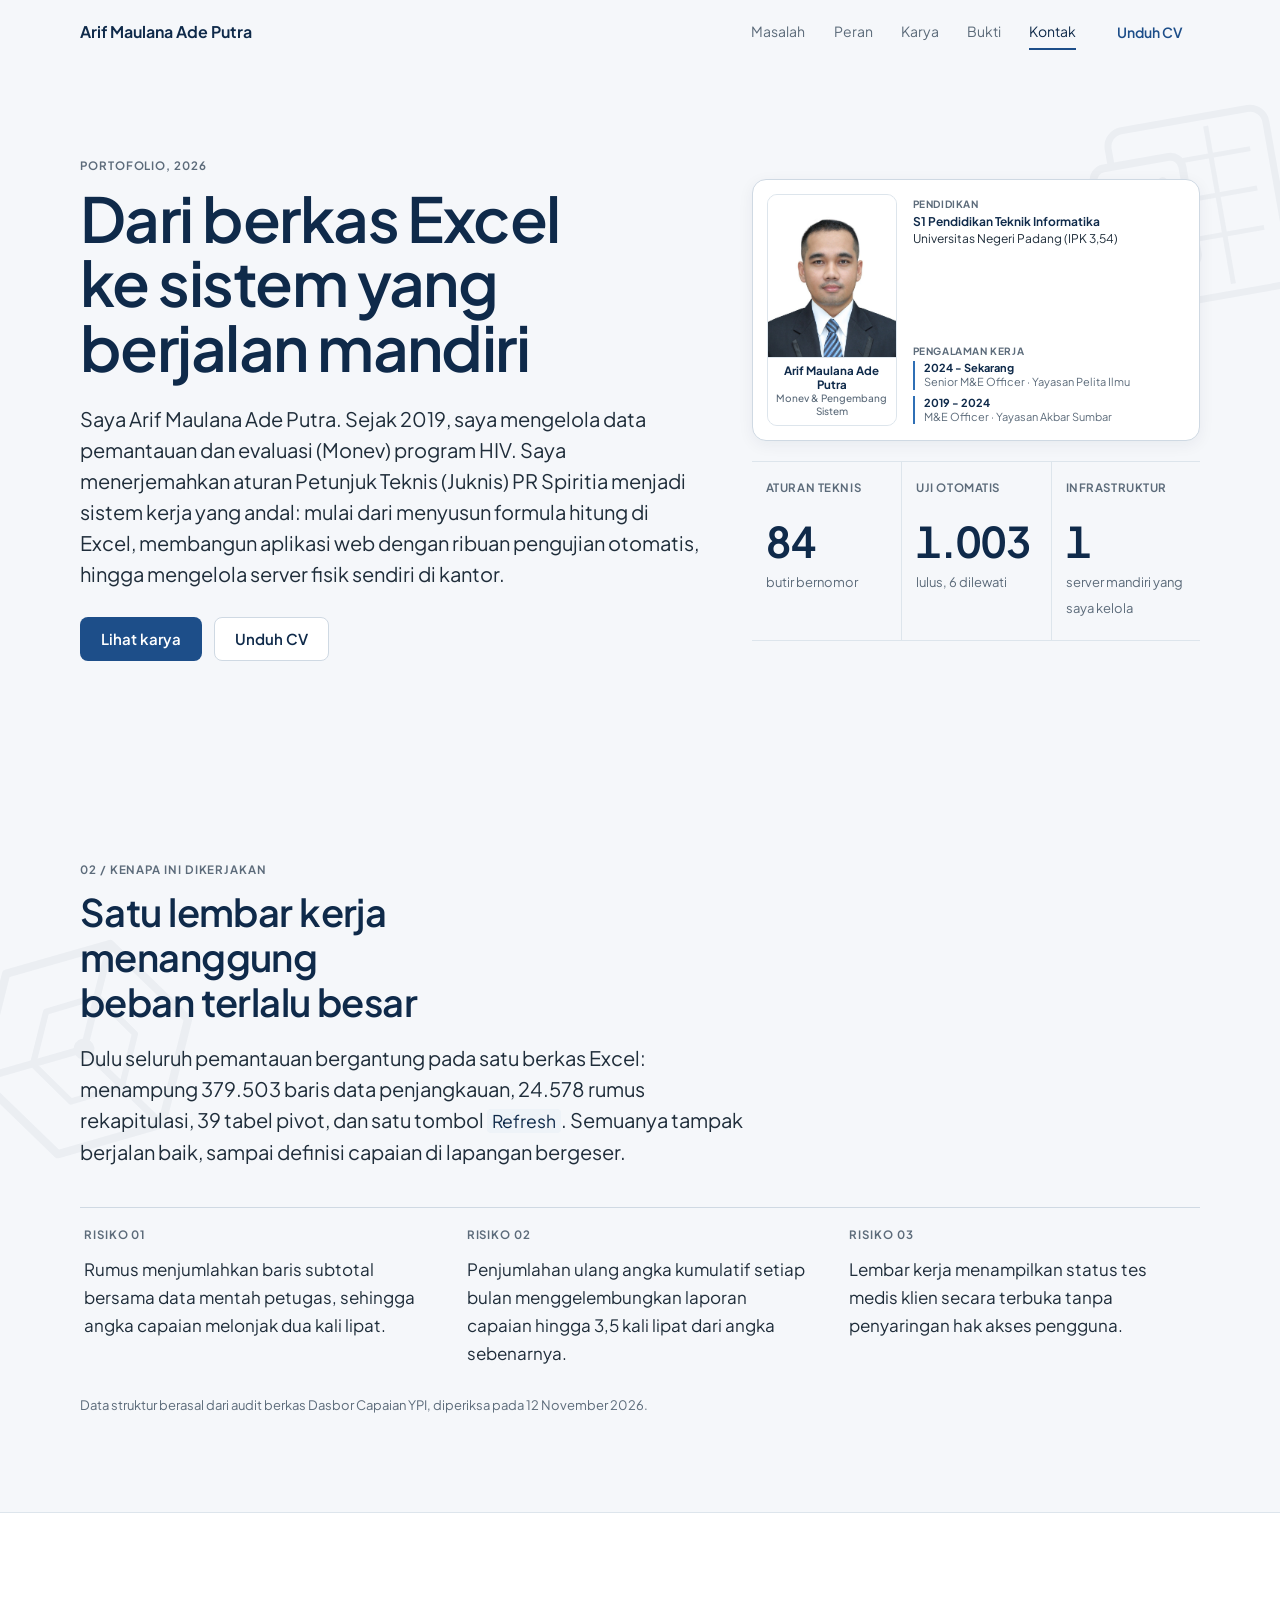
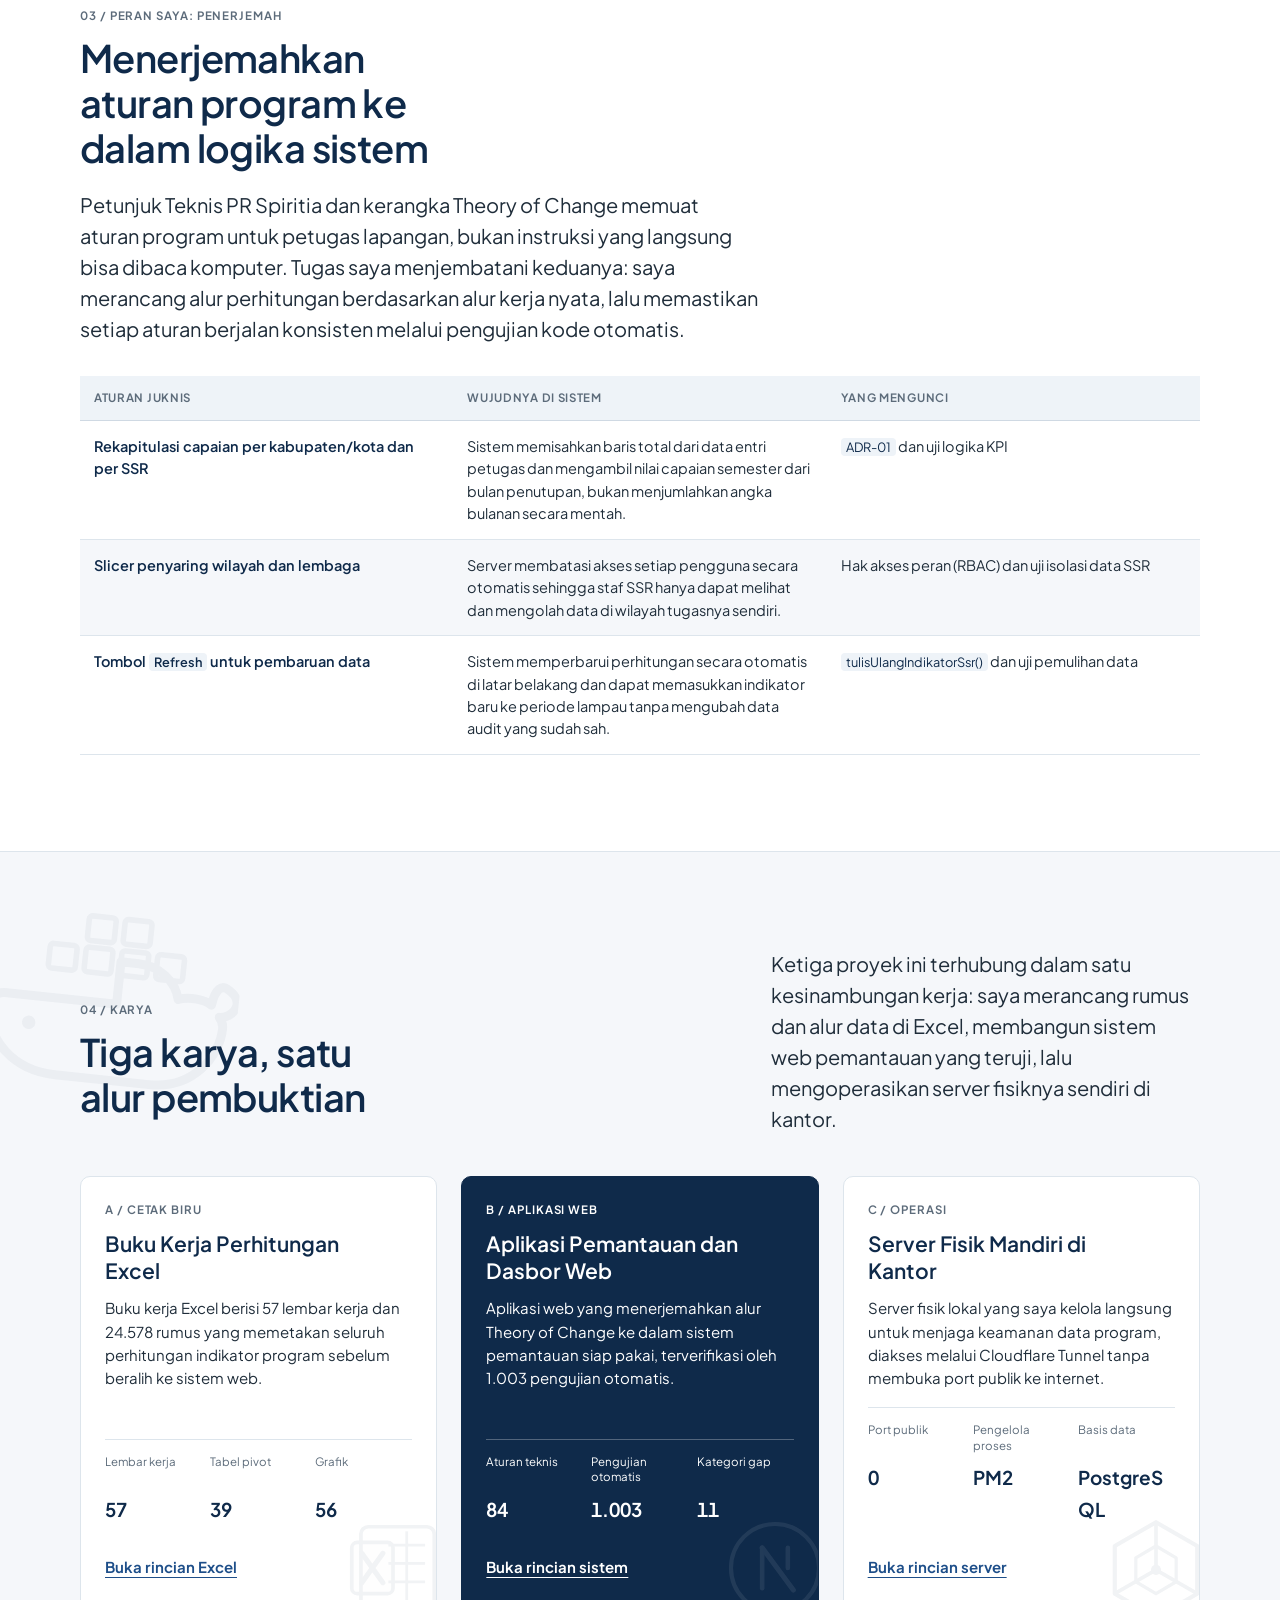
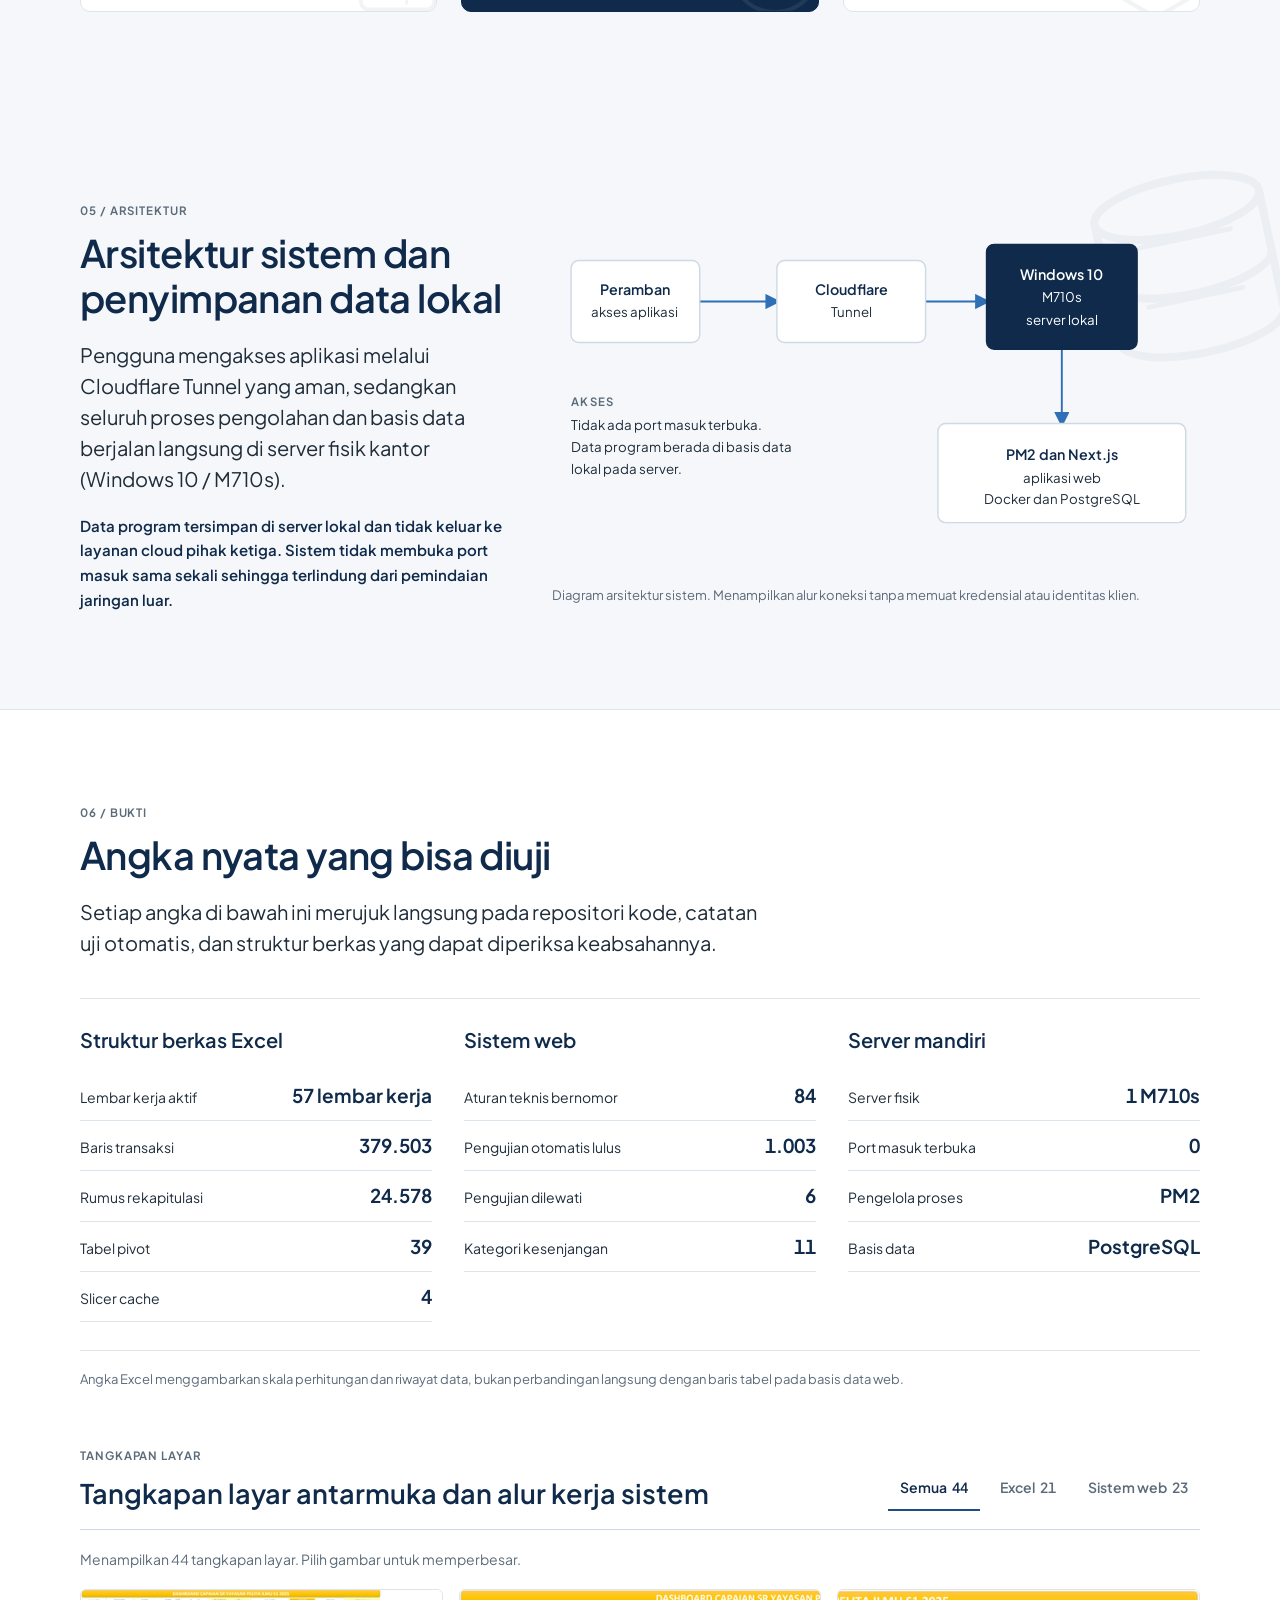
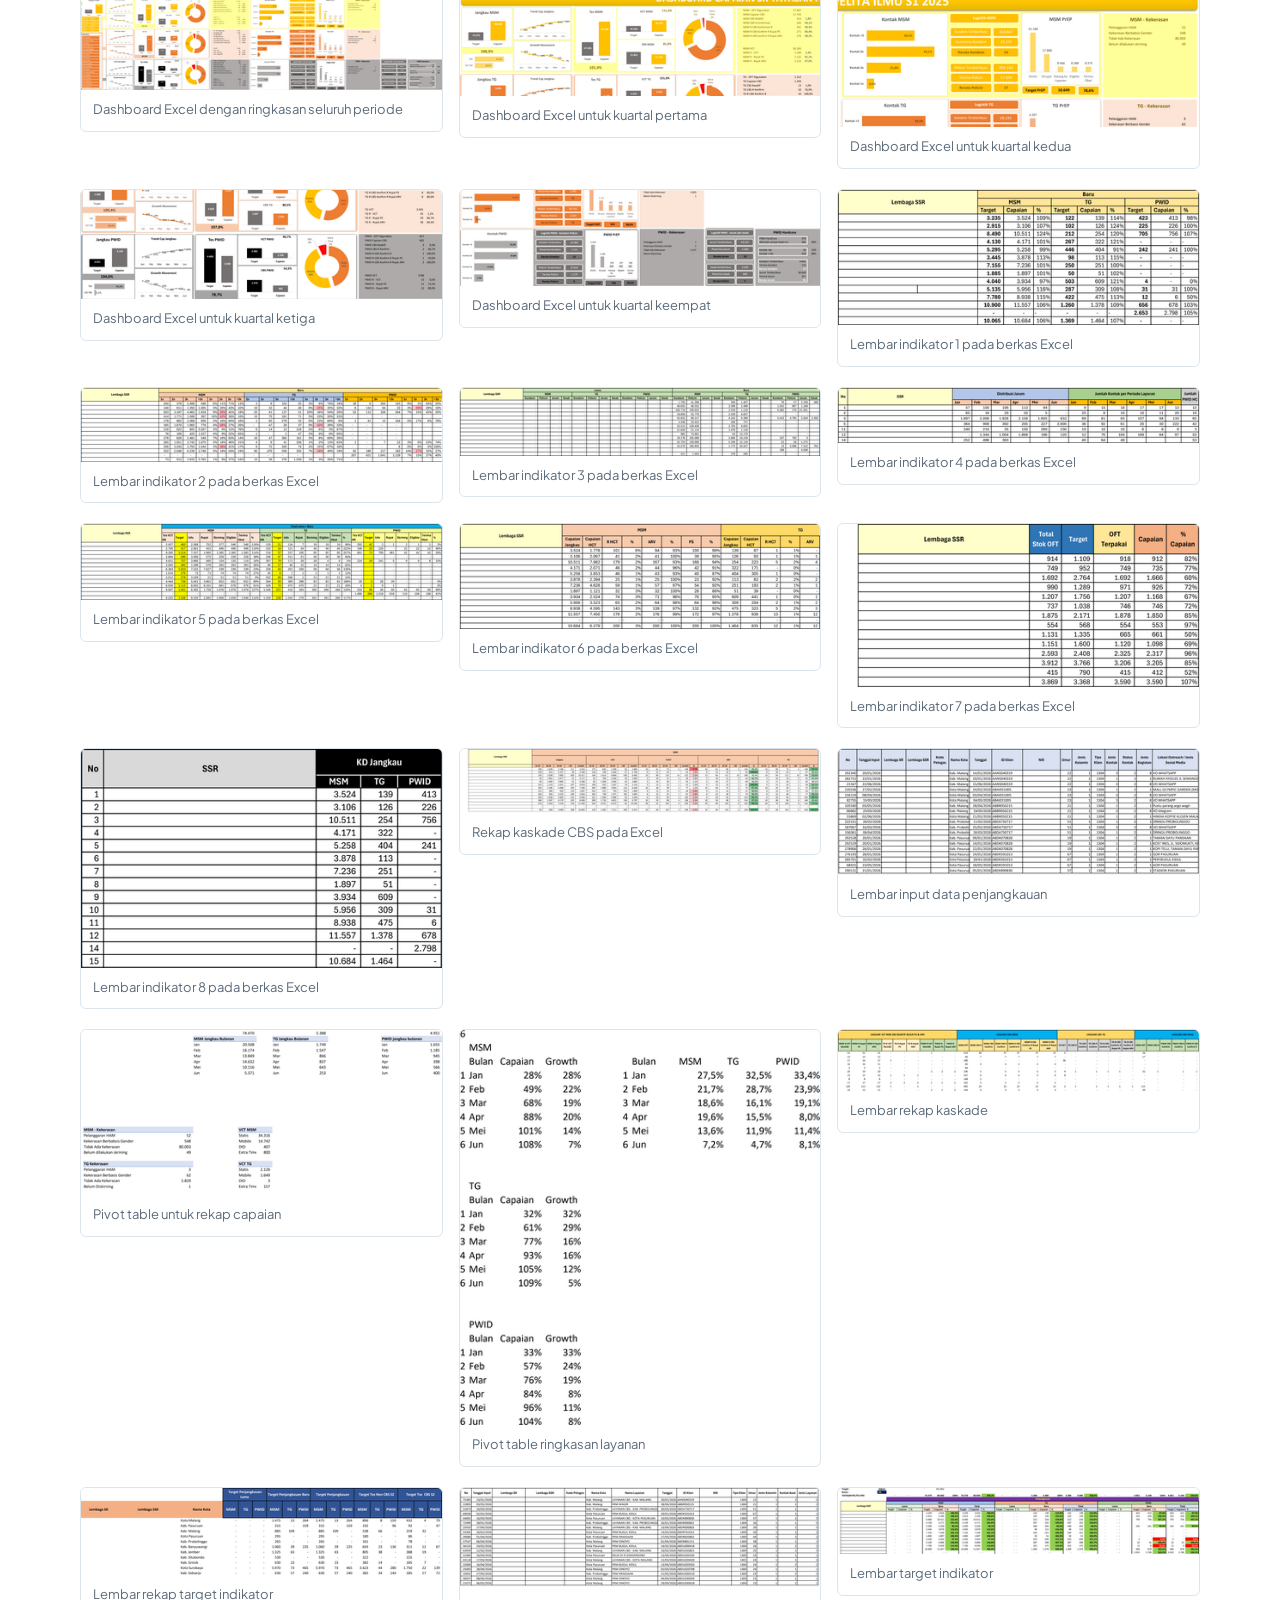
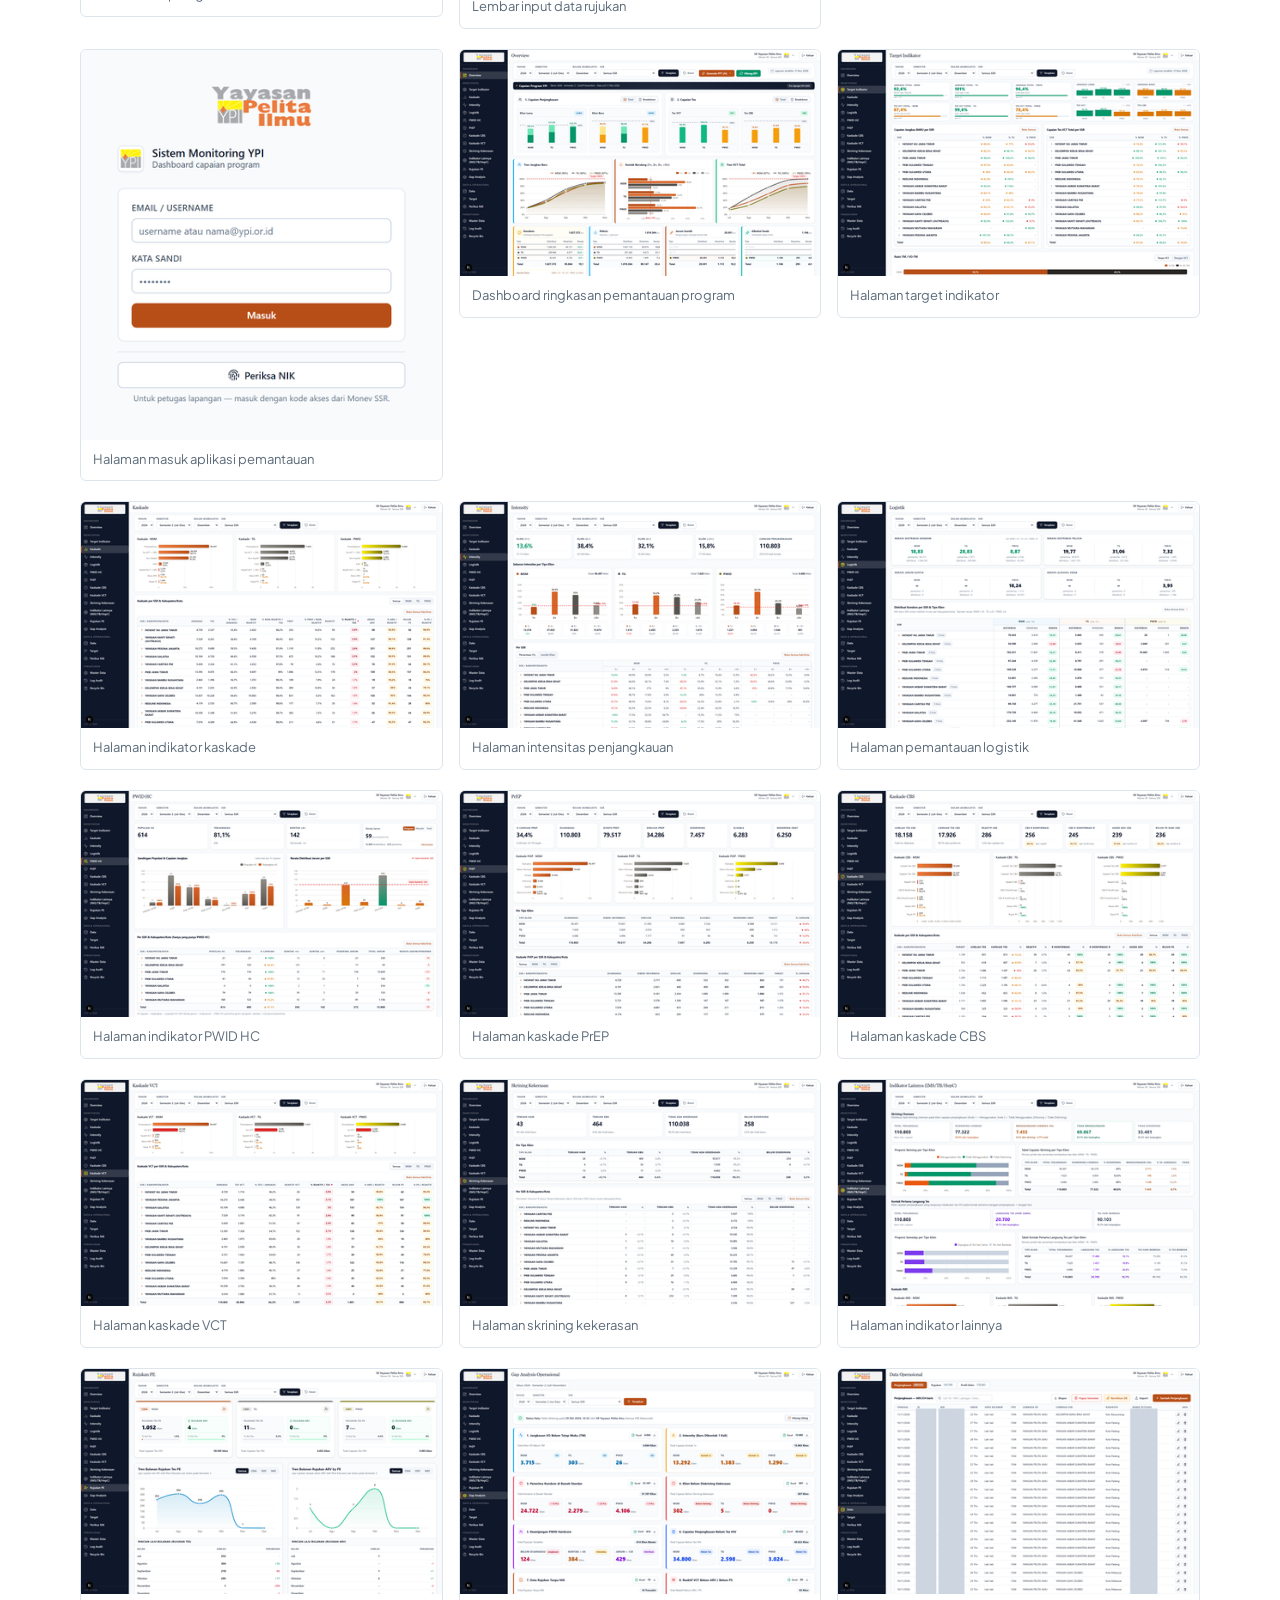
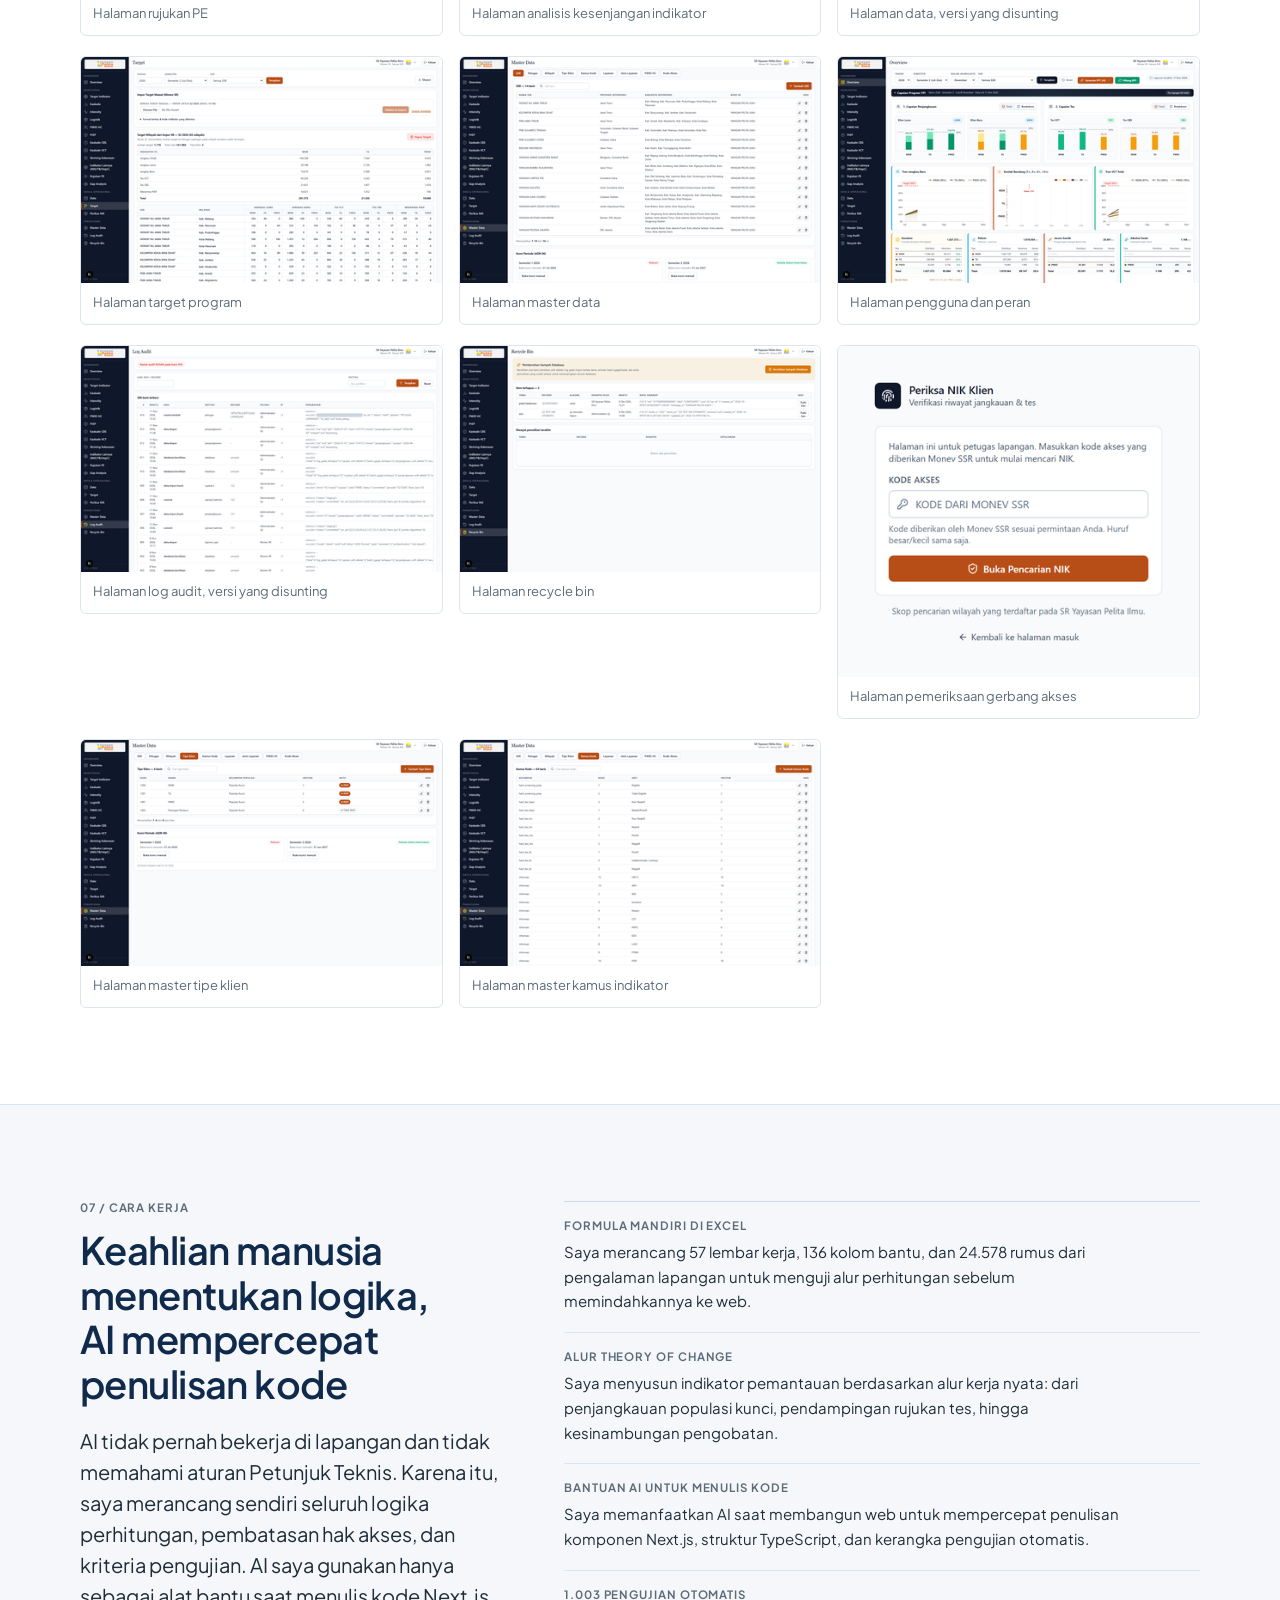
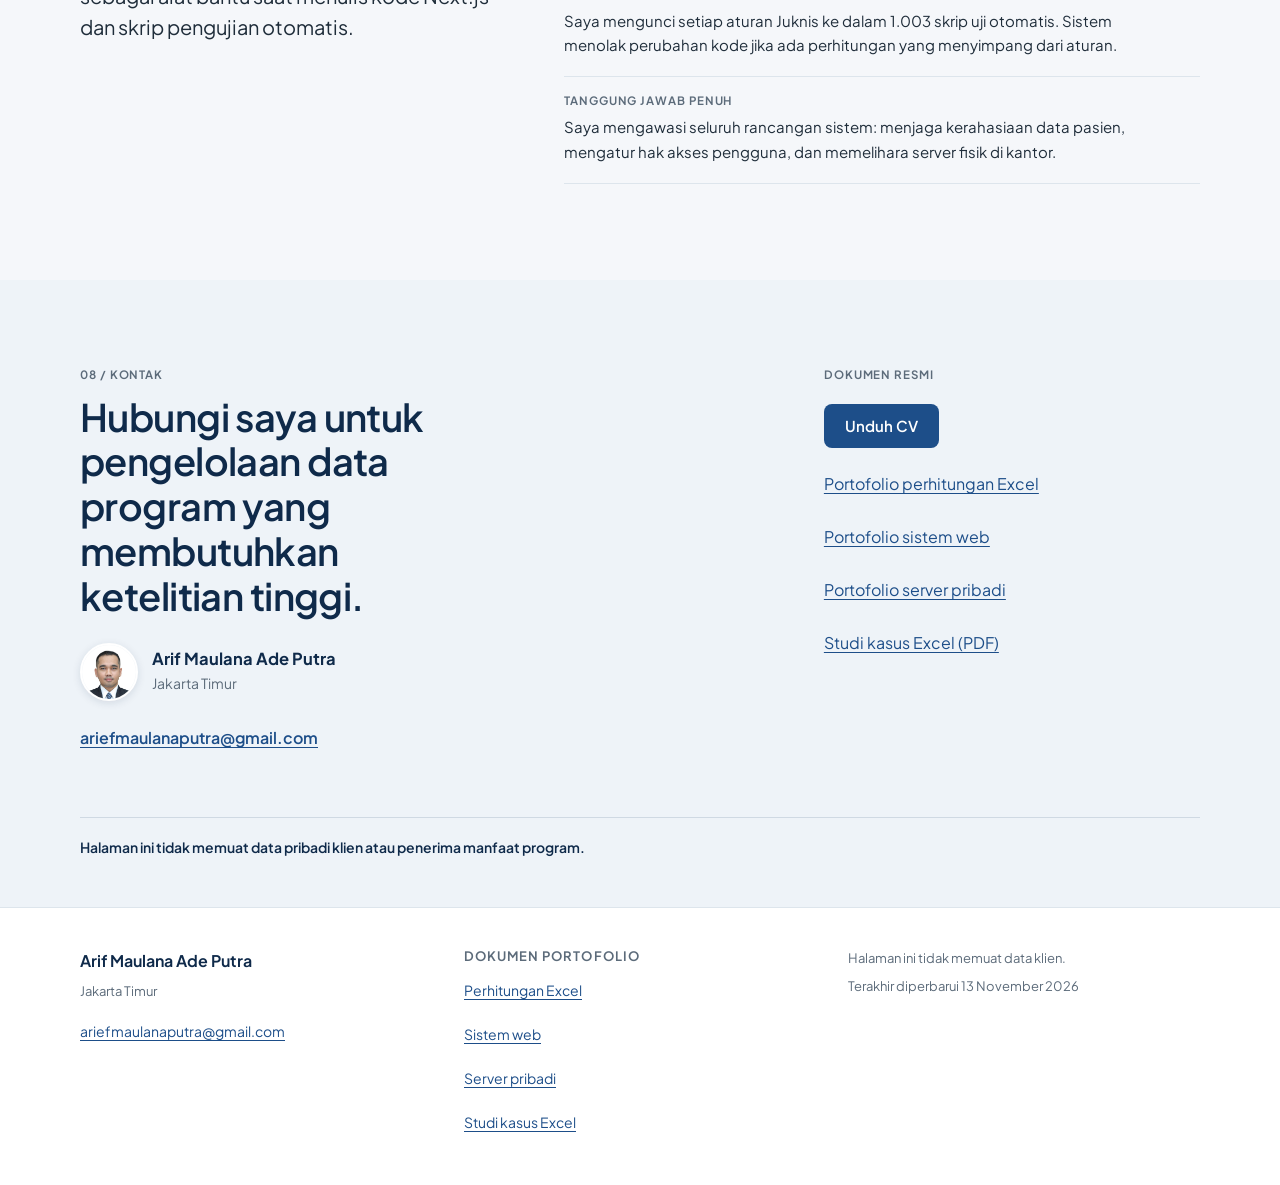
<file: index.html>
<!doctype html>
<html lang="id">
<head>
  <meta charset="utf-8">
  <meta name="viewport" content="width=device-width, initial-scale=1">
  <meta name="description" content="Portofolio Arif Maulana Ade Putra. Dari pengolahan data program di Excel, sistem web yang diuji, sampai server yang dioperasikan sendiri.">
  <meta name="author" content="Arif Maulana Ade Putra">
  <meta name="theme-color" content="rgb(245 247 250)">
  <meta property="og:type" content="website">
  <meta property="og:title" content="Arif Maulana Ade Putra | Portofolio">
  <meta property="og:description" content="Menerjemahkan aturan pemantauan program menjadi sistem yang bisa diuji dan dirawat.">
  <title>Arif Maulana Ade Putra | Portofolio</title>
  <link rel="stylesheet" href="assets/gaya.css">
  <script src="assets/data-galeri.js" defer></script>
  <script src="assets/app.js" defer></script>
</head>
<body>
  <!-- Design Read: Editorial terang dan navy mengikat cerita ke identitas sistem YPI; Plus Jakarta Sans menyatukan judul, narasi, dan angka dalam satu suara sambil menjaga tabel jelas; komposisi section mengikuti alur Excel, aturan, sistem, dan bukti. Dials: ENERGY 2 / RHYTHM 3 / MOTION 1. -->
  <div class="halaman-watermark" aria-hidden="true">
    <!-- Watermark 01: Microsoft Excel (Hero) -->
    <svg class="wm-mark wm-excel-hero" viewBox="0 0 120 120" fill="none" xmlns="http://www.w3.org/2000/svg">
      <rect x="25" y="15" width="80" height="90" rx="8" stroke="currentColor" stroke-width="3.5"/>
      <line x1="55" y1="35" x2="95" y2="35" stroke="currentColor" stroke-width="2.5"/>
      <line x1="55" y1="55" x2="95" y2="55" stroke="currentColor" stroke-width="2.5"/>
      <line x1="55" y1="75" x2="95" y2="75" stroke="currentColor" stroke-width="2.5"/>
      <line x1="75" y1="20" x2="75" y2="100" stroke="currentColor" stroke-width="2.5"/>
      <rect x="15" y="32" width="45" height="56" rx="6" fill="var(--page)" stroke="currentColor" stroke-width="4"/>
      <path d="M26 44L49 76M49 44L26 76" stroke="currentColor" stroke-width="5" stroke-linecap="round"/>
    </svg>

    <!-- Watermark 02: Node.js (Masalah & Peran) -->
    <svg class="wm-mark wm-node-masalah" viewBox="0 0 120 120" fill="none" xmlns="http://www.w3.org/2000/svg">
      <path d="M60 10L105 36V88L60 114L15 88V36L60 10Z" stroke="currentColor" stroke-width="4" stroke-linejoin="round"/>
      <path d="M60 10V62M105 88L60 62M15 88L60 62" stroke="currentColor" stroke-width="3.5" stroke-linejoin="round"/>
      <path d="M38 49L60 36L82 49V75L60 88L38 75V49Z" stroke="currentColor" stroke-width="3" stroke-linejoin="round"/>
      <circle cx="60" cy="62" r="5" fill="currentColor"/>
    </svg>

    <!-- Watermark 03: Next.js (Karya) -->
    <svg class="wm-mark wm-next-karya" viewBox="0 0 120 120" fill="none" xmlns="http://www.w3.org/2000/svg">
      <circle cx="60" cy="60" r="48" stroke="currentColor" stroke-width="4"/>
      <path d="M46 38V82" stroke="currentColor" stroke-width="4.5" stroke-linecap="round"/>
      <path d="M74 38V60" stroke="currentColor" stroke-width="4.5" stroke-linecap="round"/>
      <path d="M46 38L80 84" stroke="currentColor" stroke-width="5" stroke-linecap="round"/>
    </svg>

    <!-- Watermark 04: Docker (Arsitektur) -->
    <svg class="wm-mark wm-docker-arsitektur" viewBox="0 0 120 120" fill="none" xmlns="http://www.w3.org/2000/svg">
      <rect x="34" y="44" width="12" height="11" rx="1.5" stroke="currentColor" stroke-width="2.5"/>
      <rect x="50" y="44" width="12" height="11" rx="1.5" stroke="currentColor" stroke-width="2.5"/>
      <rect x="66" y="44" width="12" height="11" rx="1.5" stroke="currentColor" stroke-width="2.5"/>
      <rect x="50" y="30" width="12" height="11" rx="1.5" stroke="currentColor" stroke-width="2.5"/>
      <rect x="66" y="30" width="12" height="11" rx="1.5" stroke="currentColor" stroke-width="2.5"/>
      <rect x="82" y="44" width="12" height="11" rx="1.5" stroke="currentColor" stroke-width="2.5"/>
      <path d="M108 64C105 62 98 61 93 63C91 55 83 49 74 49H66V68H16C13 68 10 71 10 74C10 90 24 102 42 102H84C104 102 114 86 114 74C114 72 113 70 112 69C115 69 118 67 119 64C120 61 118 58 114 56C112 55 109 56 108 64Z" stroke="currentColor" stroke-width="4" stroke-linejoin="round"/>
      <circle cx="28" cy="80" r="3" fill="currentColor"/>
    </svg>

    <!-- Watermark 05: PostgreSQL (Bukti) -->
    <svg class="wm-mark wm-postgres-bukti" viewBox="0 0 120 120" fill="none" xmlns="http://www.w3.org/2000/svg">
      <ellipse cx="60" cy="28" rx="42" ry="14" stroke="currentColor" stroke-width="4"/>
      <path d="M18 28V58C18 66 37 72 60 72C83 72 102 66 102 58V28" stroke="currentColor" stroke-width="4"/>
      <path d="M18 58V88C18 96 37 102 60 102C83 102 102 96 102 88V58" stroke="currentColor" stroke-width="4"/>
      <line x1="36" y1="44" x2="84" y2="44" stroke="currentColor" stroke-width="2.5" stroke-linecap="round"/>
      <line x1="36" y1="74" x2="84" y2="74" stroke="currentColor" stroke-width="2.5" stroke-linecap="round"/>
    </svg>

    <!-- Watermark 06: Cloudflare (Kontak) -->
    <svg class="wm-mark wm-cf-kontak" viewBox="0 0 120 120" fill="none" xmlns="http://www.w3.org/2000/svg">
      <path d="M96 56C93 40 78 28 61 28C47 28 35 36 29 48C14 50 2 62 2 77C2 93 15 105 31 105H95C108 105 118 94 118 82C118 69 108 58 96 56Z" stroke="currentColor" stroke-width="4" stroke-linejoin="round"/>
      <path d="M42 90L72 50H56L68 34" stroke="currentColor" stroke-width="3.5" stroke-linecap="round" stroke-linejoin="round"/>
    </svg>
  </div>
  <header class="site-header">
    <nav class="nav-utama wadah" aria-label="Navigasi utama">
      <a class="brand" href="#atas">Arif Maulana Ade Putra</a>
      <div class="nav-desktop">
        <a href="#masalah">Masalah</a>
        <a href="#peran">Peran</a>
        <a href="#karya">Karya</a>
        <a href="#bukti">Bukti</a>
        <a href="#kontak">Kontak</a>
      </div>
      <a class="tombol tombol-kecil nav-cv" href="dokumen/cv-arif-maulana-ade-putra-2026.pdf" download>Unduh CV</a>
      <button class="menu-toggle" type="button" aria-controls="menu-mobile" aria-expanded="false">
        <span class="sr-only">Buka navigasi</span>
        <svg aria-hidden="true" viewBox="0 0 24 24" width="22" height="22">
          <path d="M4 7h16M4 12h16M4 17h16" fill="none" stroke="currentColor" stroke-width="1.8" stroke-linecap="round"/>
        </svg>
      </button>
    </nav>
  </header>

  <dialog class="menu-dialog" id="menu-mobile" aria-labelledby="menu-label">
    <div class="menu-dialog-head">
      <p id="menu-label">Navigasi halaman</p>
      <button class="icon-button" type="button" data-close-menu aria-label="Tutup navigasi">Tutup</button>
    </div>
    <nav aria-label="Navigasi seluler">
      <a href="#masalah">Masalah</a>
      <a href="#peran">Peran</a>
      <a href="#karya">Karya</a>
      <a href="#bukti">Bukti</a>
      <a href="#kontak">Kontak</a>
      <a href="dokumen/cv-arif-maulana-ade-putra-2026.pdf" download>Unduh CV</a>
    </nav>
  </dialog>

  <main>
    <section class="hero wadah" id="atas" aria-labelledby="judul-utama">
      <div class="hero-copy muncul">
        <p class="label-atas">Portofolio, 2026</p>
        <h1 id="judul-utama">Dari berkas Excel ke sistem yang berjalan mandiri</h1>
        <p class="hero-intro">Saya Arif Maulana Ade Putra. Sejak 2019, saya mengelola data pemantauan dan evaluasi (Monev) program HIV. Saya menerjemahkan aturan Petunjuk Teknis (Juknis) PR Spiritia menjadi sistem kerja yang andal: mulai dari menyusun formula hitung di Excel, membangun aplikasi web dengan ribuan pengujian otomatis, hingga mengelola server fisik sendiri di kantor.</p>
        <div class="hero-actions">
          <a class="tombol tombol-utama" href="#karya">Lihat karya</a>
          <a class="tombol tombol-sekunder" href="dokumen/cv-arif-maulana-ade-putra-2026.pdf" download>Unduh CV</a>
        </div>
      </div>
      <div class="hero-media muncul">
        <div class="hero-profil-kartu">
          <div class="hero-profil-foto-wrap">
            <img class="hero-foto" src="assets/img/foto-arif-maulana-opt.jpg" alt="Foto profesional Arif Maulana Ade Putra" width="130" height="162" fetchpriority="high" decoding="async">
            <div class="hero-foto-caption">
              <span class="hero-foto-nama">Arif Maulana Ade Putra</span>
              <span class="hero-foto-peran">Monev &amp; Pengembang Sistem</span>
            </div>
          </div>
          <div class="hero-profil-bio">
            <div class="bio-blok">
              <span class="bio-label">Pendidikan</span>
              <p class="bio-isi"><strong>S1 Pendidikan Teknik Informatika</strong><br>Universitas Negeri Padang (IPK 3,54)</p>
            </div>
            <div class="bio-blok">
              <span class="bio-label">Pengalaman Kerja</span>
              <ul class="bio-karir">
                <li>
                  <strong>2024 - Sekarang</strong>
                  <span>Senior M&amp;E Officer · Yayasan Pelita Ilmu</span>
                </li>
                <li>
                  <strong>2019 - 2024</strong>
                  <span>M&amp;E Officer · Yayasan Akbar Sumbar</span>
                </li>
              </ul>
            </div>
          </div>
        </div>
        <div class="angka-hero" aria-label="Ringkasan bukti">
          <div class="angka-item">
            <span class="angka-label">Aturan teknis</span>
            <strong>84</strong>
            <span>butir bernomor</span>
          </div>
          <div class="angka-item">
            <span class="angka-label">Uji otomatis</span>
            <strong>1.003</strong>
            <span>lulus, 6 dilewati</span>
          </div>
          <div class="angka-item">
            <span class="angka-label">Infrastruktur</span>
            <strong>1</strong>
            <span>server mandiri yang saya kelola</span>
          </div>
          <!-- Sumber angka: PRD bagian 10. Uji otomatis: npm run test, Vitest, 12 November 2026. -->
        </div>
      </div>
    </section>

    <section class="section wadah" id="masalah" aria-labelledby="judul-masalah">
      <div class="section-intro muncul">
        <p class="label-atas">02 / Kenapa ini dikerjakan</p>
        <h2 id="judul-masalah">Satu lembar kerja menanggung beban terlalu besar</h2>
        <p class="lead">Dulu seluruh pemantauan bergantung pada satu berkas Excel: menampung 379.503 baris data penjangkauan, 24.578 rumus rekapitulasi, 39 tabel pivot, dan satu tombol <code>Refresh</code>. Semuanya tampak berjalan baik, sampai definisi capaian di lapangan bergeser.</p>
      </div>
      <div class="risiko-list muncul">
        <article class="risiko-item">
          <p class="label-atas">Risiko 01</p>
          <p>Rumus menjumlahkan baris subtotal bersama data mentah petugas, sehingga angka capaian melonjak dua kali lipat.</p>
        </article>
        <article class="risiko-item">
          <p class="label-atas">Risiko 02</p>
          <p>Penjumlahan ulang angka kumulatif setiap bulan menggelembungkan laporan capaian hingga 3,5 kali lipat dari angka sebenarnya.</p>
        </article>
        <article class="risiko-item">
          <p class="label-atas">Risiko 03</p>
          <p>Lembar kerja menampilkan status tes medis klien secara terbuka tanpa penyaringan hak akses pengguna.</p>
        </article>
      </div>
      <p class="sumber-kecil muncul">Data struktur berasal dari audit berkas Dasbor Capaian YPI, diperiksa pada 12 November 2026.</p>
    </section>

    <section class="section section-surface" id="peran" aria-labelledby="judul-peran">
      <div class="wadah">
        <div class="section-intro muncul">
          <p class="label-atas">03 / Peran saya: penerjemah</p>
          <h2 id="judul-peran">Menerjemahkan aturan program ke dalam logika sistem</h2>
          <p class="lead">Petunjuk Teknis PR Spiritia dan kerangka Theory of Change memuat aturan program untuk petugas lapangan, bukan instruksi yang langsung bisa dibaca komputer. Tugas saya menjembatani keduanya: saya merancang alur perhitungan berdasarkan alur kerja nyata, lalu memastikan setiap aturan berjalan konsisten melalui pengujian kode otomatis.</p>
        </div>
        <div class="tabel-bungkus muncul">
          <table class="tabel-aturan">
            <thead>
              <tr>
                <th scope="col">Aturan Juknis</th>
                <th scope="col">Wujudnya di sistem</th>
                <th scope="col">Yang mengunci</th>
              </tr>
            </thead>
            <tbody>
              <tr>
                <td data-label="Aturan Juknis">Rekapitulasi capaian per kabupaten/kota dan per SSR</td>
                <td data-label="Wujudnya di sistem">Sistem memisahkan baris total dari data entri petugas dan mengambil nilai capaian semester dari bulan penutupan, bukan menjumlahkan angka bulanan secara mentah.</td>
                <td data-label="Yang mengunci"><code>ADR-01</code> dan uji logika KPI</td>
              </tr>
              <tr>
                <td data-label="Aturan Juknis">Slicer penyaring wilayah dan lembaga</td>
                <td data-label="Wujudnya di sistem">Server membatasi akses setiap pengguna secara otomatis sehingga staf SSR hanya dapat melihat dan mengolah data di wilayah tugasnya sendiri.</td>
                <td data-label="Yang mengunci">Hak akses peran (RBAC) dan uji isolasi data SSR</td>
              </tr>
              <tr>
                <td data-label="Aturan Juknis">Tombol <code>Refresh</code> untuk pembaruan data</td>
                <td data-label="Wujudnya di sistem">Sistem memperbarui perhitungan secara otomatis di latar belakang dan dapat memasukkan indikator baru ke periode lampau tanpa mengubah data audit yang sudah sah.</td>
                <td data-label="Yang mengunci"><code>tulisUlangIndikatorSsr()</code> dan uji pemulihan data</td>
              </tr>
            </tbody>
          </table>
        </div>
      </div>
    </section>

    <section class="section wadah" id="karya" aria-labelledby="judul-karya">
      <div class="section-intro section-intro-wide muncul">
        <div>
          <p class="label-atas">04 / Karya</p>
          <h2 id="judul-karya">Tiga karya, satu alur pembuktian</h2>
        </div>
        <p class="lead">Ketiga proyek ini terhubung dalam satu kesinambungan kerja: saya merancang rumus dan alur data di Excel, membangun sistem web pemantauan yang teruji, lalu mengoperasikan server fisiknya sendiri di kantor.</p>
      </div>
      <div class="karya-grid">
        <article class="kartu-karya muncul">
          <svg class="kartu-watermark" viewBox="0 0 120 120" fill="none" aria-hidden="true">
            <rect x="25" y="15" width="80" height="90" rx="8" stroke="currentColor" stroke-width="4"/>
            <line x1="55" y1="35" x2="95" y2="35" stroke="currentColor" stroke-width="3"/>
            <line x1="55" y1="55" x2="95" y2="55" stroke="currentColor" stroke-width="3"/>
            <line x1="55" y1="75" x2="95" y2="75" stroke="currentColor" stroke-width="3"/>
            <line x1="75" y1="20" x2="75" y2="100" stroke="currentColor" stroke-width="3"/>
            <rect x="15" y="32" width="45" height="56" rx="6" fill="currentColor" fill-opacity="0.1" stroke="currentColor" stroke-width="4"/>
            <path d="M26 44L49 76M49 44L26 76" stroke="currentColor" stroke-width="5.5" stroke-linecap="round"/>
          </svg>
          <p class="label-atas">A / Cetak biru</p>
          <h3>Buku Kerja Perhitungan Excel</h3>
          <p>Buku kerja Excel berisi 57 lembar kerja dan 24.578 rumus yang memetakan seluruh perhitungan indikator program sebelum beralih ke sistem web.</p>
          <dl class="angka-mini">
            <div><dt>Lembar kerja</dt><dd>57</dd></div>
            <div><dt>Tabel pivot</dt><dd>39</dd></div>
            <div><dt>Grafik</dt><dd>56</dd></div>
          </dl>
          <button class="tautan-tombol" type="button" data-open-dialog="detail-excel">Buka rincian Excel</button>
        </article>
        <article class="kartu-karya kartu-karya-gelap muncul">
          <svg class="kartu-watermark" viewBox="0 0 120 120" fill="none" aria-hidden="true">
            <circle cx="60" cy="60" r="48" stroke="currentColor" stroke-width="4.5"/>
            <path d="M46 38V82" stroke="currentColor" stroke-width="5" stroke-linecap="round"/>
            <path d="M74 38V60" stroke="currentColor" stroke-width="5" stroke-linecap="round"/>
            <path d="M46 38L80 84" stroke="currentColor" stroke-width="5.5" stroke-linecap="round"/>
          </svg>
          <p class="label-atas">B / Aplikasi web</p>
          <h3>Aplikasi Pemantauan dan Dasbor Web</h3>
          <p>Aplikasi web yang menerjemahkan alur Theory of Change ke dalam sistem pemantauan siap pakai, terverifikasi oleh 1.003 pengujian otomatis.</p>
          <dl class="angka-mini">
            <div><dt>Aturan teknis</dt><dd>84</dd></div>
            <div><dt>Pengujian otomatis</dt><dd>1.003</dd></div>
            <div><dt>Kategori gap</dt><dd>11</dd></div>
          </dl>
          <button class="tautan-tombol" type="button" data-open-dialog="detail-web">Buka rincian sistem</button>
        </article>
        <article class="kartu-karya muncul">
          <svg class="kartu-watermark" viewBox="0 0 120 120" fill="none" aria-hidden="true">
            <path d="M60 10L105 36V88L60 114L15 88V36L60 10Z" stroke="currentColor" stroke-width="4.5" stroke-linejoin="round"/>
            <path d="M60 10V62M105 88L60 62M15 88L60 62" stroke="currentColor" stroke-width="4" stroke-linejoin="round"/>
            <path d="M38 49L60 36L82 49V75L60 88L38 75V49Z" stroke="currentColor" stroke-width="3.5" stroke-linejoin="round"/>
            <circle cx="60" cy="62" r="5.5" fill="currentColor"/>
          </svg>
          <p class="label-atas">C / Operasi</p>
          <h3>Server Fisik Mandiri di Kantor</h3>
          <p>Server fisik lokal yang saya kelola langsung untuk menjaga keamanan data program, diakses melalui Cloudflare Tunnel tanpa membuka port publik ke internet.</p>
          <dl class="angka-mini">
            <div><dt>Port publik</dt><dd>0</dd></div>
            <div><dt>Pengelola proses</dt><dd>PM2</dd></div>
            <div><dt>Basis data</dt><dd>PostgreSQL</dd></div>
          </dl>
          <button class="tautan-tombol" type="button" data-open-dialog="detail-server">Buka rincian server</button>
        </article>
      </div>
    </section>

    <section class="section section-arsitektur" id="arsitektur" aria-labelledby="judul-arsitektur">
      <div class="wadah arsitektur-layout">
        <div class="section-intro muncul">
          <p class="label-atas">05 / Arsitektur</p>
          <h2 id="judul-arsitektur">Arsitektur sistem dan penyimpanan data lokal</h2>
          <p class="lead">Pengguna mengakses aplikasi melalui Cloudflare Tunnel yang aman, sedangkan seluruh proses pengolahan dan basis data berjalan langsung di server fisik kantor (Windows 10 / M710s).</p>
          <p class="catatan-arsitektur">Data program tersimpan di server lokal dan tidak keluar ke layanan cloud pihak ketiga. Sistem tidak membuka port masuk sama sekali sehingga terlindung dari pemindaian jaringan luar.</p>
        </div>
        <figure class="diagram-bungkus muncul">
          <svg class="diagram diagram-desktop" viewBox="0 0 680 380" width="680" height="380" role="img" aria-labelledby="diagram-title diagram-desc">
            <title id="diagram-title">Alur arsitektur aplikasi</title>
            <desc id="diagram-desc">Peramban mengakses aplikasi melalui Cloudflare Tunnel. Aplikasi Next.js berjalan dengan PM2 di server Windows 10 M710s, dengan PostgreSQL di Docker.</desc>
            <defs>
              <marker id="panah" markerWidth="8" markerHeight="8" refX="6" refY="4" orient="auto">
                <path d="M0 0L8 4L0 8Z" fill="#2f6fb5"/>
              </marker>
            </defs>
            <path class="garis-diagram" d="M155 95H236" marker-end="url(#panah)"/>
            <path class="garis-diagram" d="M392 95H456" marker-end="url(#panah)"/>
            <path class="garis-diagram" d="M535 145V223" marker-end="url(#panah)"/>
            <rect class="simpul" x="20" y="52" width="135" height="86" rx="8"/>
            <text class="judul-simpul" x="87" y="88" text-anchor="middle">Peramban</text>
            <text class="isi-simpul" x="87" y="111" text-anchor="middle">akses aplikasi</text>
            <rect class="simpul" x="236" y="52" width="156" height="86" rx="8"/>
            <text class="judul-simpul" x="314" y="88" text-anchor="middle">Cloudflare</text>
            <text class="isi-simpul" x="314" y="111" text-anchor="middle">Tunnel</text>
            <rect class="simpul simpul-server" x="456" y="35" width="158" height="110" rx="8"/>
            <text class="judul-simpul teks-putih" x="535" y="72" text-anchor="middle">Windows 10</text>
            <text class="isi-simpul teks-putih" x="535" y="96" text-anchor="middle">M710s</text>
            <text class="isi-simpul teks-putih" x="535" y="120" text-anchor="middle">server lokal</text>
            <rect class="simpul" x="405" y="223" width="260" height="104" rx="8"/>
            <text class="judul-simpul" x="535" y="261" text-anchor="middle">PM2 dan Next.js</text>
            <text class="isi-simpul" x="535" y="285" text-anchor="middle">aplikasi web</text>
            <text class="isi-simpul" x="535" y="307" text-anchor="middle">Docker dan PostgreSQL</text>
            <text class="label-diagram" x="20" y="205">AKSES</text>
            <text class="isi-simpul" x="20" y="230">Tidak ada port masuk terbuka.</text>
            <text class="isi-simpul" x="20" y="253">Data program berada di basis data</text>
            <text class="isi-simpul" x="20" y="276">lokal pada server.</text>
          </svg>
          <ol class="diagram-mobile" aria-label="Komponen arsitektur aplikasi">
            <li><strong>Peramban</strong><span>Mengakses antarmuka aplikasi melalui tautan web aman.</span></li>
            <li><strong>Cloudflare Tunnel</strong><span>Meneruskan lalu lintas data ke server lokal tanpa membuka celah port publik.</span></li>
            <li class="simpul-mobile-server"><strong>Windows 10 / M710s</strong><span>Server fisik di kantor tempat seluruh aplikasi dan basis data beroperasi.</span></li>
            <li><strong>PM2 dan Next.js</strong><span>Menjaga aplikasi web tetap aktif melayani pengguna sepanjang hari.</span></li>
            <li><strong>Docker dan PostgreSQL</strong><span>Menyimpan dan mengamankan seluruh data transaksi program secara lokal.</span></li>
          </ol>
          <figcaption>Diagram arsitektur sistem. Menampilkan alur koneksi tanpa memuat kredensial atau identitas klien.</figcaption>
        </figure>
      </div>
    </section>

    <section class="section section-surface" id="bukti" aria-labelledby="judul-bukti">
      <div class="wadah">
        <div class="section-intro muncul">
          <p class="label-atas">06 / Bukti</p>
          <h2 id="judul-bukti">Angka nyata yang bisa diuji</h2>
          <p class="lead">Setiap angka di bawah ini merujuk langsung pada repositori kode, catatan uji otomatis, dan struktur berkas yang dapat diperiksa keabsahannya.</p>
        </div>
        <div class="bukti-grid muncul">
          <div class="bukti-kelompok bukti-kelompok-excel">
            <h3>Struktur berkas Excel</h3>
            <dl class="bukti-daftar">
              <div><dt>Lembar kerja aktif</dt><dd>57 lembar kerja</dd></div>
              <div><dt>Baris transaksi</dt><dd>379.503</dd></div>
              <div><dt>Rumus rekapitulasi</dt><dd>24.578</dd></div>
              <div><dt>Tabel pivot</dt><dd>39</dd></div>
              <div><dt>Slicer cache</dt><dd>4</dd></div>
            </dl>
          </div>
          <div class="bukti-kelompok">
            <h3>Sistem web</h3>
            <dl class="bukti-daftar">
              <div><dt>Aturan teknis bernomor</dt><dd>84</dd></div>
              <div><dt>Pengujian otomatis lulus</dt><dd>1.003</dd></div>
              <div><dt>Pengujian dilewati</dt><dd>6</dd></div>
              <div><dt>Kategori kesenjangan</dt><dd>11</dd></div>
            </dl>
          </div>
          <div class="bukti-kelompok">
            <h3>Server mandiri</h3>
            <dl class="bukti-daftar">
              <div><dt>Server fisik</dt><dd>1 M710s</dd></div>
              <div><dt>Port masuk terbuka</dt><dd>0</dd></div>
              <div><dt>Pengelola proses</dt><dd>PM2</dd></div>
              <div><dt>Basis data</dt><dd>PostgreSQL</dd></div>
            </dl>
          </div>
        </div>
        <!-- Sumber angka: PRD bagian 10; uji otomatis bertanggal 12 November 2026. Data Excel hanya fakta struktur, tidak menampilkan baris individu. -->
        <p class="sumber-kecil catatan-angka muncul">Angka Excel menggambarkan skala perhitungan dan riwayat data, bukan perbandingan langsung dengan baris tabel pada basis data web.</p>

        <div class="galeri-head muncul">
          <div>
            <p class="label-atas">Tangkapan layar</p>
            <h3>Tangkapan layar antarmuka dan alur kerja sistem</h3>
          </div>
          <div class="filter-galeri" role="group" aria-label="Filter tangkapan layar">
            <button type="button" class="filter-button aktif" data-filter="semua" aria-pressed="true">Semua <span>44</span></button>
            <button type="button" class="filter-button" data-filter="excel" aria-pressed="false">Excel <span>21</span></button>
            <button type="button" class="filter-button" data-filter="web" aria-pressed="false">Sistem web <span>23</span></button>
          </div>
        </div>
        <p class="galeri-status" id="galeri-status" role="status" aria-live="polite">Menyiapkan galeri...</p>
        <p class="galeri-kosong" id="galeri-kosong" hidden>Belum ada tangkapan layar untuk filter ini.</p>
        <p class="galeri-error" id="galeri-error" role="alert" hidden>Beberapa gambar tidak dapat dimuat. Periksa apakah folder assets masih lengkap.</p>
        <div class="galeri-grid" id="galeri" aria-label="Galeri tangkapan layar"></div>
      </div>
    </section>

    <section class="section wadah" id="cara-kerja" aria-labelledby="judul-cara-kerja">
      <div class="cara-kerja-layout">
        <div class="section-intro muncul">
          <p class="label-atas">07 / Cara kerja</p>
          <h2 id="judul-cara-kerja">Keahlian manusia menentukan logika, AI mempercepat penulisan kode</h2>
          <p class="lead">AI tidak pernah bekerja di lapangan dan tidak memahami aturan Petunjuk Teknis. Karena itu, saya merancang sendiri seluruh logika perhitungan, pembatasan hak akses, dan kriteria pengujian. AI saya gunakan hanya sebagai alat bantu saat menulis kode Next.js dan skrip pengujian otomatis.</p>
        </div>
        <div class="disiplin-list muncul">
          <article class="disiplin-item">
            <p class="label-atas">Formula mandiri di Excel</p>
            <p>Saya merancang 57 lembar kerja, 136 kolom bantu, dan 24.578 rumus dari pengalaman lapangan untuk menguji alur perhitungan sebelum memindahkannya ke web.</p>
          </article>
          <article class="disiplin-item">
            <p class="label-atas">Alur Theory of Change</p>
            <p>Saya menyusun indikator pemantauan berdasarkan alur kerja nyata: dari penjangkauan populasi kunci, pendampingan rujukan tes, hingga kesinambungan pengobatan.</p>
          </article>
          <article class="disiplin-item">
            <p class="label-atas">Bantuan AI untuk menulis kode</p>
            <p>Saya memanfaatkan AI saat membangun web untuk mempercepat penulisan komponen Next.js, struktur TypeScript, dan kerangka pengujian otomatis.</p>
          </article>
          <article class="disiplin-item">
            <p class="label-atas">1.003 Pengujian otomatis</p>
            <p>Saya mengunci setiap aturan Juknis ke dalam 1.003 skrip uji otomatis. Sistem menolak perubahan kode jika ada perhitungan yang menyimpang dari aturan.</p>
          </article>
          <article class="disiplin-item">
            <p class="label-atas">Tanggung jawab penuh</p>
            <p>Saya mengawasi seluruh rancangan sistem: menjaga kerahasiaan data pasien, mengatur hak akses pengguna, dan memelihara server fisik di kantor.</p>
          </article>
        </div>
      </div>
    </section>

    <section class="section section-kontak" id="kontak" aria-labelledby="judul-kontak">
      <div class="wadah kontak-layout">
        <div class="kontak-copy muncul">
          <p class="label-atas">08 / Kontak</p>
          <h2 id="judul-kontak">Hubungi saya untuk pengelolaan data program yang membutuhkan ketelitian tinggi.</h2>
          <div class="kontak-profil">
            <img class="kontak-avatar" src="assets/img/foto-arif-maulana-square.jpg" alt="Foto profil Arif Maulana Ade Putra" width="58" height="58" loading="lazy" decoding="async">
            <div>
              <p class="kontak-nama">Arif Maulana Ade Putra</p>
              <p class="kontak-kota">Jakarta Timur</p>
            </div>
          </div>
          <a class="email-link" href="mailto:ariefmaulanaputra@gmail.com">ariefmaulanaputra@gmail.com</a>
        </div>
        <div class="kontak-dokumen muncul">
          <p class="label-atas">Dokumen resmi</p>
          <a class="tombol tombol-utama" href="dokumen/cv-arif-maulana-ade-putra-2026.pdf" download>Unduh CV</a>
          <a href="dokumen/01-portofolio-perhitungan-excel.pdf" download>Portofolio perhitungan Excel</a>
          <a href="dokumen/02-portofolio-website-monitoring.pdf" download>Portofolio sistem web</a>
          <a href="dokumen/03-portofolio-private-server-windows10.pdf" download>Portofolio server pribadi</a>
          <a href="dokumen/01-studi-kasus-excel-makro.pdf" download>Studi kasus Excel (PDF)</a>
        </div>
      </div>
      <div class="wadah catatan-privasi muncul">
        <p>Halaman ini tidak memuat data pribadi klien atau penerima manfaat program.</p>
      </div>
    </section>
  </main>

  <footer class="site-footer">
    <div class="wadah footer-grid">
      <div>
        <p class="footer-nama">Arif Maulana Ade Putra</p>
        <p>Jakarta Timur</p>
        <a href="mailto:ariefmaulanaputra@gmail.com">ariefmaulanaputra@gmail.com</a>
      </div>
      <div>
        <p class="label-atas">Dokumen portofolio</p>
        <a href="dokumen/01-portofolio-perhitungan-excel.pdf">Perhitungan Excel</a>
        <a href="dokumen/02-portofolio-website-monitoring.pdf">Sistem web</a>
        <a href="dokumen/03-portofolio-private-server-windows10.pdf">Server pribadi</a>
        <a href="dokumen/01-studi-kasus-excel-makro.pdf">Studi kasus Excel</a>
      </div>
      <div>
        <p>Halaman ini tidak memuat data klien.</p>
        <p>Terakhir diperbarui 13 November 2026</p>
      </div>
    </div>
  </footer>

  <dialog class="detail-dialog" id="detail-excel" aria-labelledby="judul-detail-excel">
    <div class="dialog-head">
      <p class="label-atas">A / Cetak biru</p>
      <button class="icon-button" type="button" data-close-dialog aria-label="Tutup rincian Excel">Tutup</button>
    </div>
    <h2 id="judul-detail-excel">Buku kerja perhitungan Excel</h2>
    <p>Buku kerja Excel makro ini memuat seluruh formula dan alur hitung sebelum saya pindahkan ke aplikasi web. Angka berikut menunjukkan volume perhitungan dan struktur berkas tanpa memuat data pribadi klien.</p>
    <ul class="detail-list">
      <li>57 lembar kerja aktif, 39 tabel pivot, dan 4 slicer penyaring data.</li>
      <li>56 grafik visual dan 3 prosedur makro VBA untuk otomasi alur kerja.</li>
      <li>24.578 rumus perhitungan aktif pada lembar rekapitulasi capaian.</li>
      <li>Perhitungan yang sebelumnya bergantung pada rumus lembar kerja kini telah beralih ke kode teruji di aplikasi web.</li>
    </ul>
    <div class="dialog-links">
      <a class="tautan-dokumen" href="dokumen/01-portofolio-perhitungan-excel.pdf">Buka portofolio Excel</a>
      <a class="tautan-dokumen" href="dokumen/01-studi-kasus-excel-makro.pdf">Buka studi kasus Excel (PDF)</a>
      <a class="tautan-dokumen" href="dokumen/01-studi-kasus-excel-makro.html">Versi web studi kasus</a>
    </div>
  </dialog>

  <dialog class="detail-dialog" id="detail-web" aria-labelledby="judul-detail-web">
    <div class="dialog-head">
      <p class="label-atas">B / Aplikasi web</p>
      <button class="icon-button" type="button" data-close-dialog aria-label="Tutup rincian sistem">Tutup</button>
    </div>
    <h2 id="judul-detail-web">Aplikasi pemantauan dan dasbor web</h2>
    <p>Aplikasi web ini menerjemahkan aturan Petunjuk Teknis PR Spiritia dan alur Theory of Change ke dalam sistem informasi siap pakai, mulai dari penerimaan data lapangan hingga laporan capaian indikator.</p>
    <ul class="detail-list">
      <li>Sistem menerapkan 84 butir aturan teknis bernomor ke dalam logika pemrograman.</li>
      <li>1.003 pengujian otomatis mengawal ketepatan hitungan agar tidak terjadi kesalahan angka.</li>
      <li>Sistem membatasi hak akses pengguna agar staf SSR hanya dapat melihat data di wilayah kerjanya.</li>
      <li>11 kategori analisis kesenjangan membantu petugas memantau target yang belum tercapai.</li>
    </ul>
    <a class="tautan-dokumen" href="dokumen/02-portofolio-website-monitoring.pdf">Buka portofolio sistem web</a>
  </dialog>

  <dialog class="detail-dialog" id="detail-server" aria-labelledby="judul-detail-server">
    <div class="dialog-head">
      <p class="label-atas">C / Operasi</p>
      <button class="icon-button" type="button" data-close-dialog aria-label="Tutup rincian server">Tutup</button>
    </div>
    <h2 id="judul-detail-server">Server fisik mandiri di kantor</h2>
    <p>Aplikasi dan basis data berjalan langsung di server fisik kantor. Pengguna mengakses sistem dari luar melalui Cloudflare Tunnel yang aman tanpa perlu membuka port masuk ke jaringan publik.</p>
    <ul class="detail-list">
      <li>Sistem menggunakan perangkat mini PC Lenovo ThinkCentre M710s berbasis Windows 10.</li>
      <li>Manajer proses PM2 menjaga aplikasi Next.js tetap aktif sepanjang waktu.</li>
      <li>Basis data PostgreSQL berjalan di dalam kontainer Docker lokal.</li>
      <li>Server tidak membuka port publik sama sekali untuk mencegah akses tidak sah dari luar jaringan.</li>
    </ul>
    <a class="tautan-dokumen" href="dokumen/03-portofolio-private-server-windows10.pdf">Buka portofolio server</a>
  </dialog>

  <dialog class="lightbox" id="lightbox" aria-label="Pratinjau tangkapan layar">
    <button class="lightbox-close icon-button" type="button" aria-label="Tutup pratinjau">Tutup</button>
    <button class="lightbox-prev" type="button" aria-label="Tangkapan sebelumnya">Sebelumnya</button>
    <figure>
      <img id="lightbox-image" alt="" width="1400" height="875">
      <figcaption id="lightbox-caption" aria-live="polite"></figcaption>
    </figure>
    <button class="lightbox-next" type="button" aria-label="Tangkapan berikutnya">Berikutnya</button>
  </dialog>
</body>
</html>
</file>
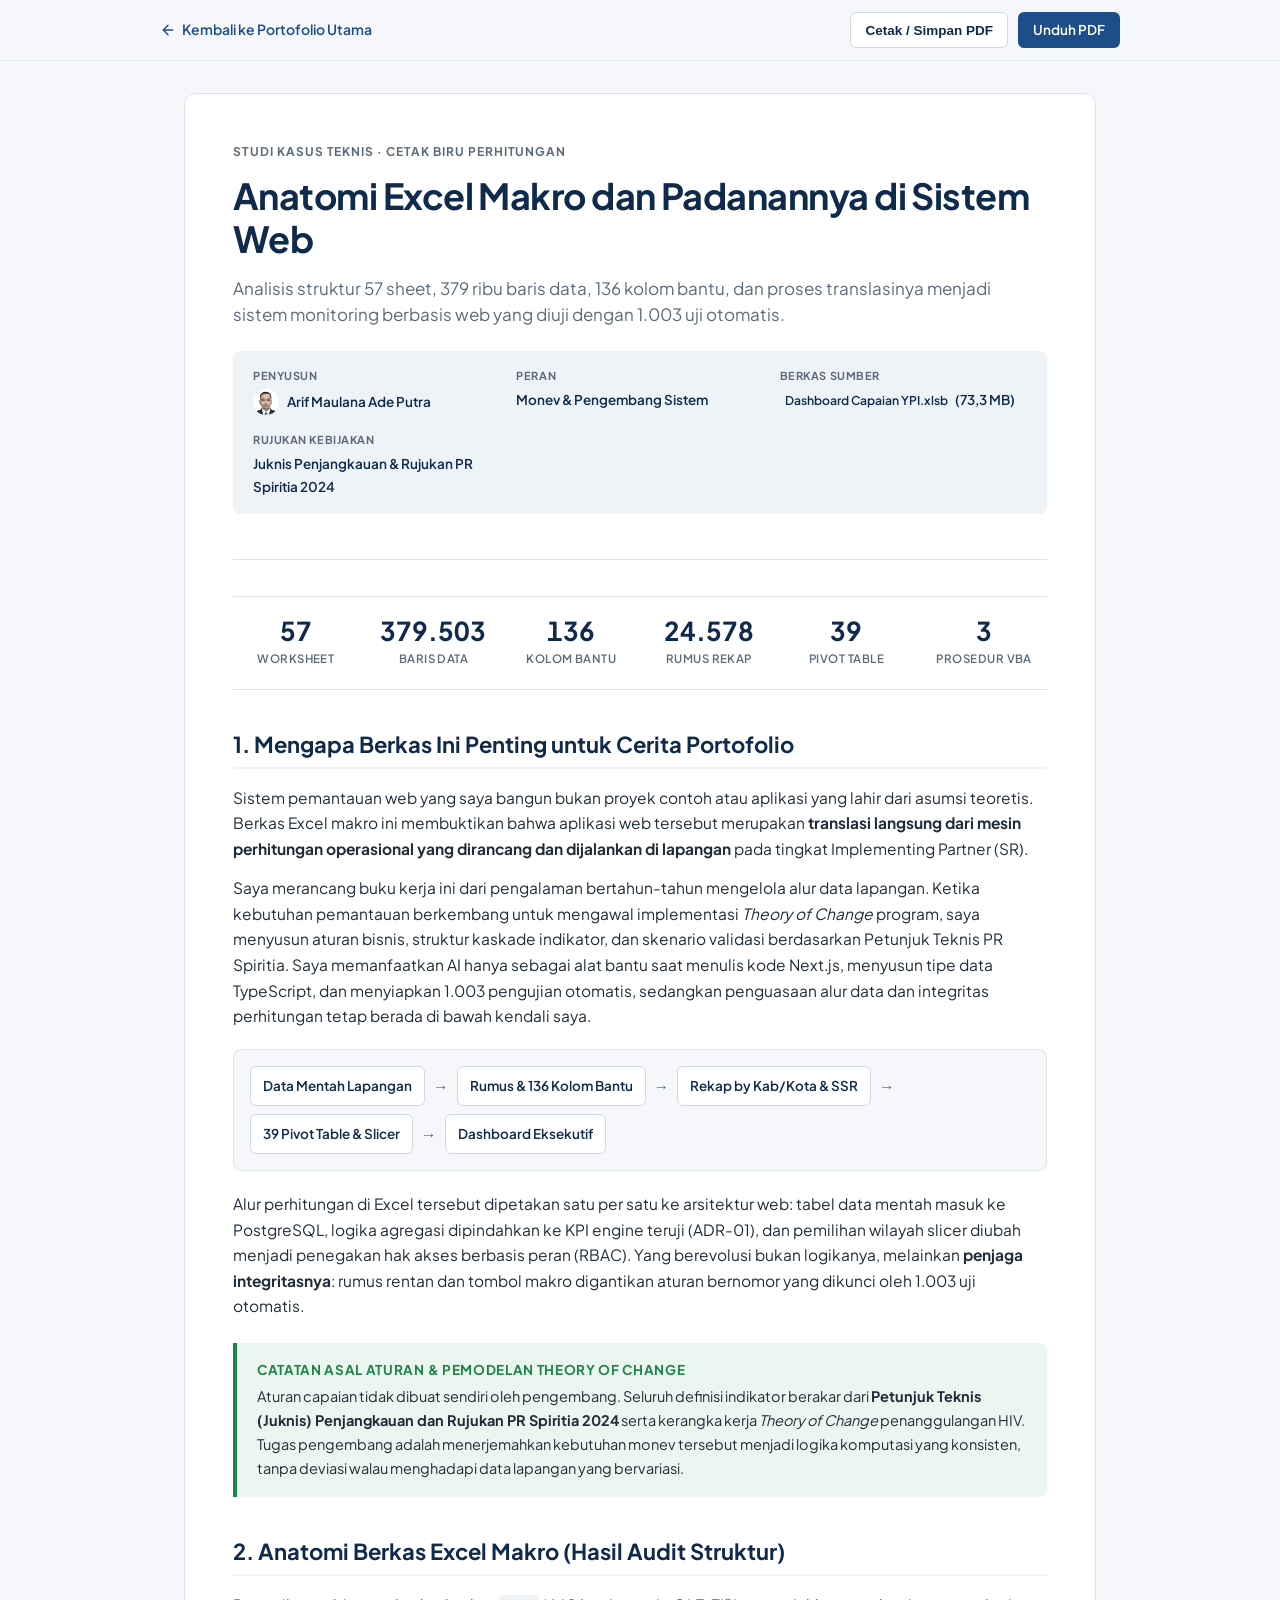
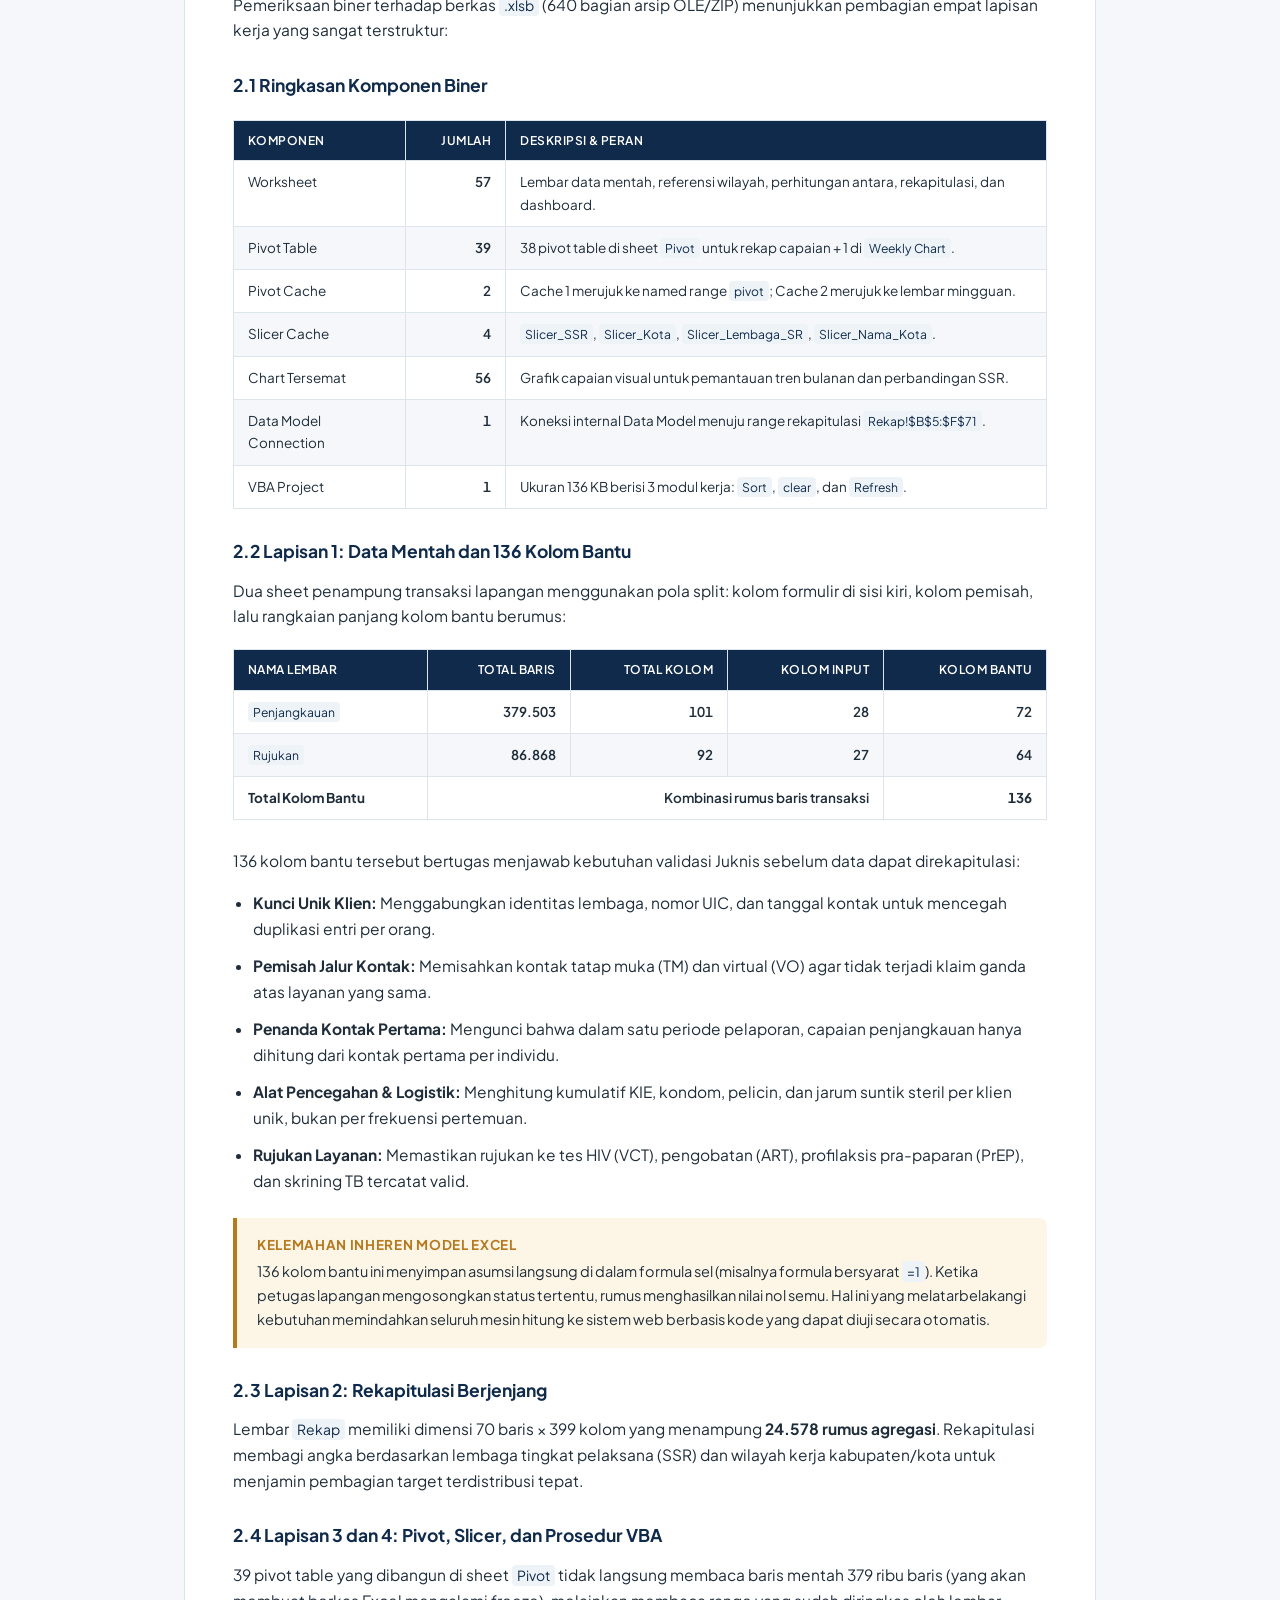
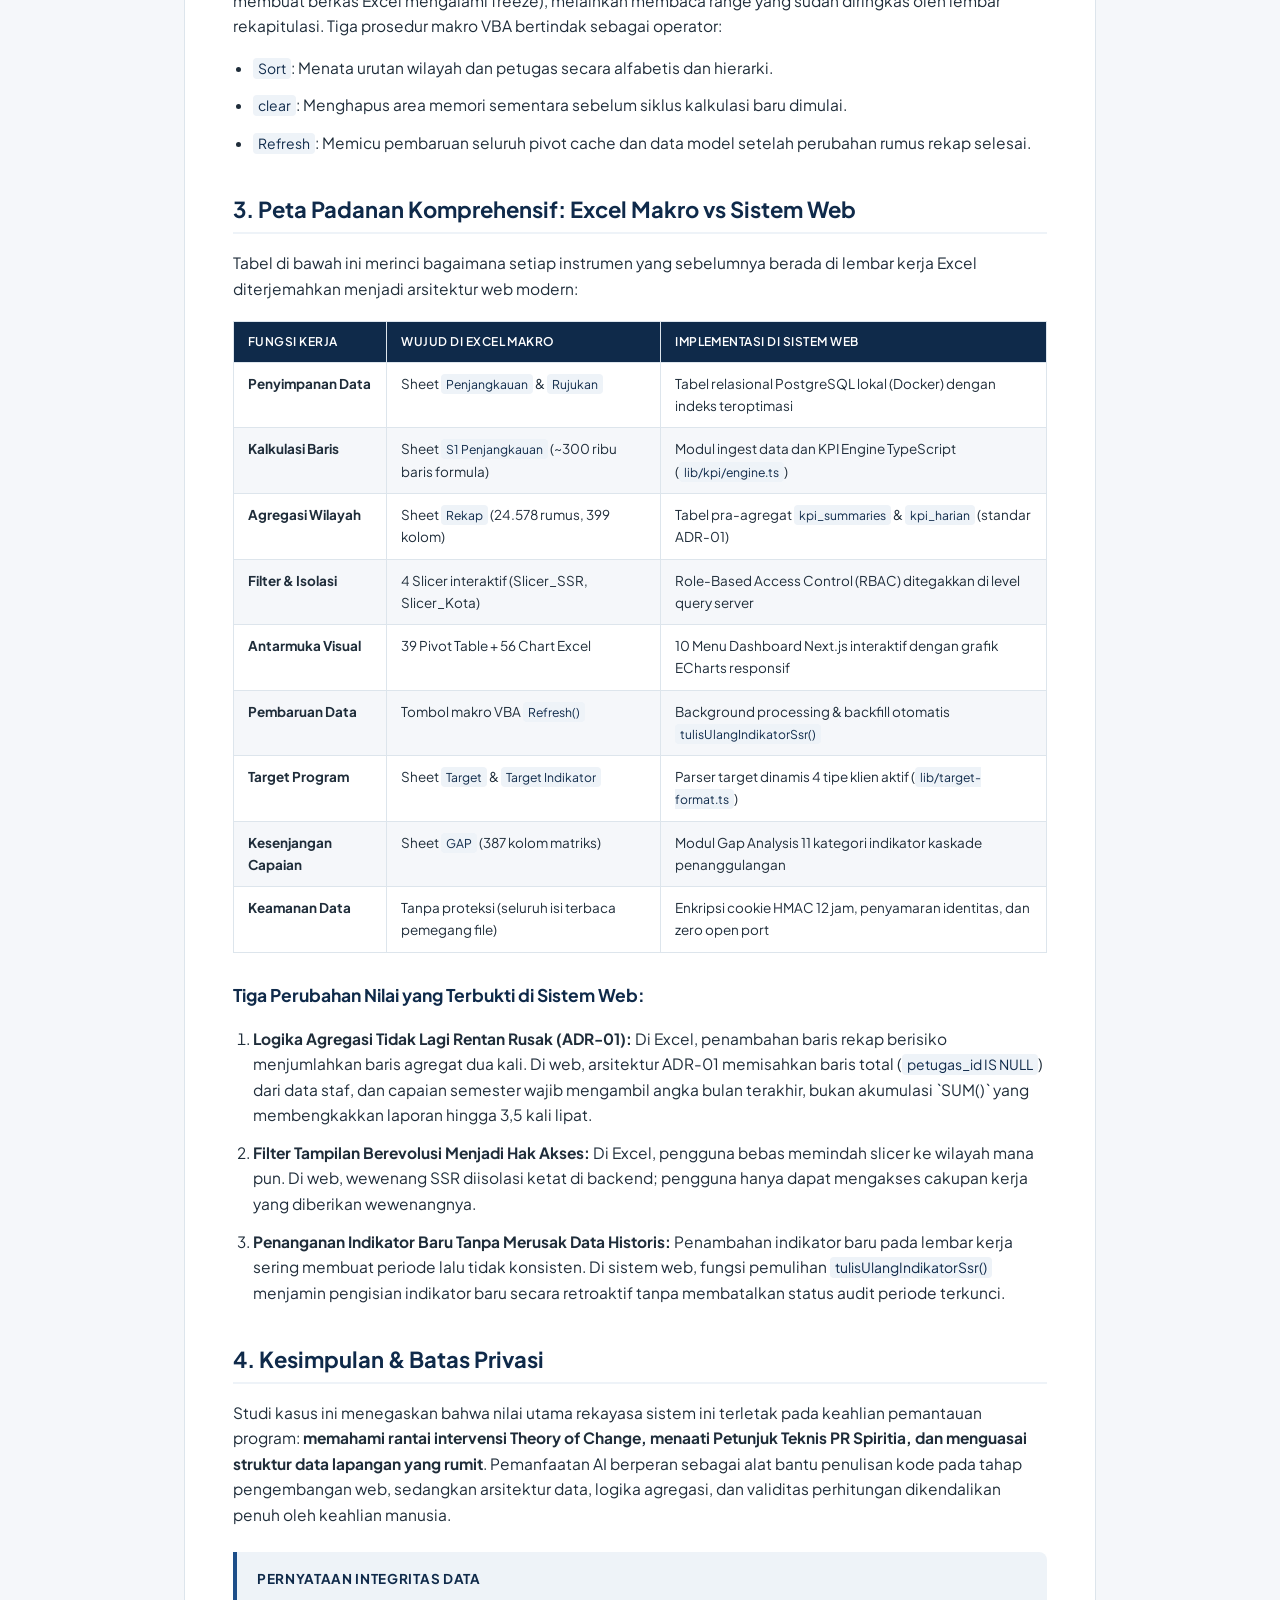
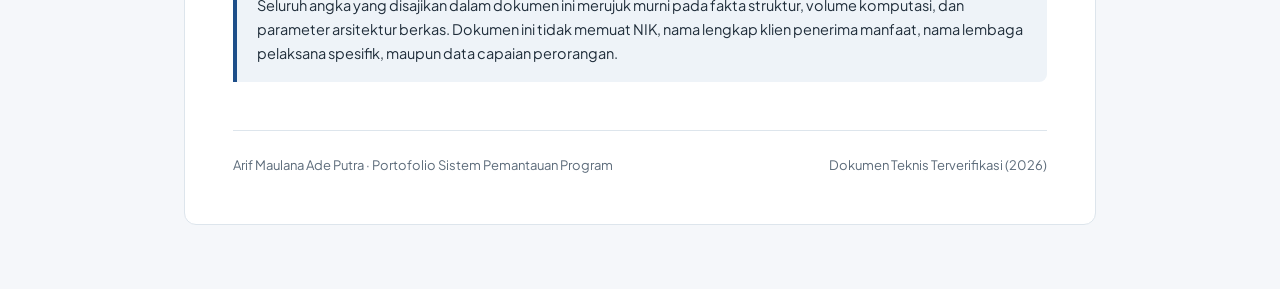
<file: dokumen/01-studi-kasus-excel-makro.html>
<!doctype html>
<html lang="id">
<head>
  <meta charset="utf-8">
  <meta name="viewport" content="width=device-width, initial-scale=1">
  <title>Studi Kasus: Anatomi Excel Makro dan Padanannya di Sistem Web | Arif Maulana Ade Putra</title>
  <meta name="author" content="Arif Maulana Ade Putra">
  <meta name="description" content="Studi kasus teknis: Anatomi berkas Excel makro 57 sheet dan proses penerjemahannya menjadi sistem web pemantauan program yang teruji.">
  <style>
    @font-face {
      font-family: "Plus Jakarta Sans";
      src: url("../assets/font/plus-jakarta-sans-latin.woff2") format("woff2");
      font-style: normal;
      font-weight: 400 700;
      font-display: swap;
    }
    @font-face {
      font-family: "Jakarta Sans";
      src: url("../assets/font/plus-jakarta-sans-latin.woff2") format("woff2");
      font-style: normal;
      font-weight: 400 700;
      font-display: swap;
    }

    :root {
      --navy-900: #0f2a4a;
      --navy-700: #1d4e89;
      --navy-600: #2f6fb5;
      --navy-100: #eef3f8;
      --page: #f5f7fa;
      --surface: #ffffff;
      --line: #dde5ec;
      --line-strong: #cfd9e3;
      --ink: #1f2d3a;
      --muted: #5c6b7a;
      --ok: #1e8449;
      --ok-bg: #eaf6ef;
      --warn: #b7791f;
      --warn-bg: #fdf6e7;
    }

    * { box-sizing: border-box; }

    body {
      margin: 0;
      background: var(--page);
      color: var(--ink);
      font-family: "Plus Jakarta Sans", "Jakarta Sans", Arial, sans-serif;
      font-size: 15.5px;
      line-height: 1.65;
      text-rendering: optimizeLegibility;
    }

    .top-bar {
      position: sticky;
      top: 0;
      z-index: 50;
      background: rgb(245 247 250 / 95%);
      backdrop-filter: blur(8px);
      border-bottom: 1px solid var(--line);
      padding: 12px 24px;
    }

    .top-bar-inner {
      max-width: 960px;
      margin: 0 auto;
      display: flex;
      justify-content: space-between;
      align-items: center;
      gap: 16px;
    }

    .kembali-link {
      display: inline-flex;
      align-items: center;
      gap: 6px;
      color: var(--navy-700);
      font-size: 14px;
      font-weight: 600;
      text-decoration: none;
    }

    .kembali-link:hover {
      color: var(--navy-900);
      text-decoration: underline;
    }

    .top-actions {
      display: flex;
      gap: 10px;
      align-items: center;
    }

    .btn-action {
      display: inline-flex;
      align-items: center;
      justify-content: center;
      min-height: 36px;
      padding: 0 14px;
      border: 1px solid var(--line-strong);
      border-radius: 6px;
      background: var(--surface);
      color: var(--navy-900);
      font-size: 13.5px;
      font-weight: 600;
      cursor: pointer;
      text-decoration: none;
      transition: background 150ms ease;
    }

    .btn-action:hover {
      background: var(--navy-100);
      border-color: var(--navy-600);
    }

    .btn-primary {
      background: var(--navy-700);
      color: #fff;
      border-color: transparent;
    }

    .btn-primary:hover {
      background: var(--navy-900);
      color: #fff;
    }

    .doc-container {
      max-width: 960px;
      margin: 32px auto 64px;
      padding: 0 24px;
    }

    .doc-card {
      background: var(--surface);
      border: 1px solid var(--line);
      border-radius: 12px;
      padding: 48px;
    }

    .doc-header {
      border-bottom: 1px solid var(--line);
      padding-bottom: 32px;
      margin-bottom: 36px;
    }

    .doc-kicker {
      color: var(--muted);
      font-size: 12px;
      font-weight: 700;
      letter-spacing: 0.08em;
      text-transform: uppercase;
      margin-bottom: 12px;
    }

    h1 {
      color: var(--navy-900);
      font-size: clamp(28px, 4vw, 36px);
      line-height: 1.2;
      margin: 0 0 16px;
      letter-spacing: -0.015em;
    }

    .doc-sub {
      color: var(--muted);
      font-size: 17px;
      line-height: 1.5;
      margin: 0 0 24px;
      max-width: 48em;
    }

    .meta-grid {
      display: grid;
      grid-template-columns: repeat(auto-fit, minmax(200px, 1fr));
      gap: 16px;
      background: var(--navy-100);
      border-radius: 8px;
      padding: 16px 20px;
      font-size: 13.5px;
    }

    .meta-item dt {
      color: var(--muted);
      font-size: 11px;
      text-transform: uppercase;
      letter-spacing: 0.05em;
      font-weight: 700;
      margin-bottom: 4px;
    }

    .meta-item dd {
      margin: 0;
      color: var(--navy-900);
      font-weight: 600;
    }

    .stats-strip {
      display: grid;
      grid-template-columns: repeat(6, 1fr);
      gap: 12px;
      margin: 32px 0 40px;
      padding-block: 20px;
      border-block: 1px solid var(--line);
    }

    .stat-box {
      text-align: center;
    }

    .stat-box strong {
      display: block;
      color: var(--navy-900);
      font-size: 26px;
      font-weight: 700;
      font-variant-numeric: tabular-nums;
      line-height: 1.1;
      margin-bottom: 4px;
    }

    .stat-box span {
      display: block;
      color: var(--muted);
      font-size: 11.5px;
      text-transform: uppercase;
      letter-spacing: 0.04em;
      font-weight: 600;
    }

    h2 {
      color: var(--navy-900);
      font-size: 22px;
      line-height: 1.3;
      margin: 40px 0 16px;
      padding-bottom: 8px;
      border-bottom: 2px solid var(--navy-100);
    }

    h3 {
      color: var(--navy-900);
      font-size: 17.5px;
      margin: 28px 0 12px;
    }

    p {
      margin: 0 0 14px;
    }

    .callout {
      background: var(--navy-100);
      border-left: 4px solid var(--navy-700);
      padding: 16px 20px;
      border-radius: 0 8px 8px 0;
      margin: 24px 0;
      font-size: 14.5px;
    }

    .callout-title {
      font-weight: 700;
      color: var(--navy-900);
      margin-bottom: 4px;
      font-size: 13.5px;
      text-transform: uppercase;
      letter-spacing: 0.05em;
    }

    .callout p:last-child {
      margin-bottom: 0;
    }

    .callout-warn {
      background: var(--warn-bg);
      border-left-color: var(--warn);
    }

    .callout-warn .callout-title {
      color: var(--warn);
    }

    .callout-ok {
      background: var(--ok-bg);
      border-left-color: var(--ok);
    }

    .callout-ok .callout-title {
      color: var(--ok);
    }

    table {
      width: 100%;
      border-collapse: collapse;
      margin: 20px 0 28px;
      font-size: 13.5px;
    }

    th, td {
      padding: 10px 14px;
      border: 1px solid var(--line);
      text-align: left;
      vertical-align: top;
    }

    th {
      background: var(--navy-900);
      color: #fff;
      font-weight: 600;
      font-size: 12px;
      letter-spacing: 0.04em;
      text-transform: uppercase;
    }

    tr:nth-child(even) td {
      background: var(--page);
    }

    td.num {
      text-align: right;
      font-variant-numeric: tabular-nums;
      font-weight: 600;
    }

    code {
      font-family: "Plus Jakarta Sans", "Jakarta Sans", Arial, sans-serif;
      background: var(--navy-100);
      color: var(--navy-900);
      padding: 2px 5px;
      border-radius: 4px;
      font-size: 0.9em;
    }

    .flow-steps {
      display: flex;
      flex-wrap: wrap;
      gap: 8px;
      align-items: center;
      margin: 20px 0;
      padding: 16px;
      background: var(--page);
      border: 1px solid var(--line);
      border-radius: 8px;
    }

    .flow-item {
      background: var(--surface);
      border: 1px solid var(--line-strong);
      border-radius: 6px;
      padding: 8px 12px;
      font-size: 13.5px;
      font-weight: 600;
      color: var(--navy-900);
    }

    .flow-sep {
      color: var(--navy-600);
      font-weight: 700;
    }

    .points-list {
      margin: 16px 0 24px;
      padding-left: 20px;
    }

    .points-list li {
      margin-bottom: 12px;
    }

    .doc-footer {
      border-top: 1px solid var(--line);
      margin-top: 48px;
      padding-top: 24px;
      display: flex;
      justify-content: space-between;
      align-items: center;
      color: var(--muted);
      font-size: 13px;
    }

    @media (max-width: 768px) {
      .doc-card { padding: 24px 18px; }
      .stats-strip { grid-template-columns: repeat(3, 1fr); gap: 16px; }
      .top-bar { padding: 10px 16px; }
    }

    @media (max-width: 480px) {
      .stats-strip { grid-template-columns: repeat(2, 1fr); }
      table { display: block; overflow-x: auto; }
      .doc-footer { flex-direction: column; gap: 8px; align-items: flex-start; }
    }

    @media print {
      @page {
        size: A4;
        margin: 12mm 14mm;
      }
      body {
        background: #fff;
        color: #000;
        font-size: 9.8pt;
        line-height: 1.45;
      }
      .top-bar { display: none !important; }
      .doc-container { margin: 0; padding: 0; max-width: none; }
      .doc-card { border: none; padding: 0; }
      h1 { font-size: 20pt; }
      h2 { font-size: 13.5pt; margin-top: 18pt; border-bottom: 1.5pt solid var(--navy-700); }
      h3 { font-size: 11pt; }
      .stats-strip { margin: 14pt 0; padding: 10pt 0; }
      .stat-box strong { font-size: 16pt; }
      table { font-size: 8.5pt; margin: 10pt 0; }
      th, td { padding: 5pt 7pt; }
      tr, .callout, .stat-box { break-inside: avoid; }
      a { text-decoration: none; color: inherit; }
    }
  </style>
</head>
<body>

  <header class="top-bar">
    <div class="top-bar-inner">
      <a class="kembali-link" href="../index.html">
        <svg aria-hidden="true" width="16" height="16" viewBox="0 0 24 24" fill="none" stroke="currentColor" stroke-width="2.2" stroke-linecap="round" stroke-linejoin="round">
          <line x1="19" y1="12" x2="5" y2="12"></line>
          <polyline points="12 19 5 12 12 5"></polyline>
        </svg>
        Kembali ke Portofolio Utama
      </a>
      <div class="top-actions">
        <button class="btn-action" onclick="window.print()" type="button">Cetak / Simpan PDF</button>
        <a class="btn-action btn-primary" href="01-studi-kasus-excel-makro.pdf" download>Unduh PDF</a>
      </div>
    </div>
  </header>

  <main class="doc-container">
    <article class="doc-card">
      <header class="doc-header">
        <p class="doc-kicker">Studi Kasus Teknis · Cetak Biru Perhitungan</p>
        <h1>Anatomi Excel Makro dan Padanannya di Sistem Web</h1>
        <p class="doc-sub">Analisis struktur 57 sheet, 379 ribu baris data, 136 kolom bantu, dan proses translasinya menjadi sistem monitoring berbasis web yang diuji dengan 1.003 uji otomatis.</p>
        
        <dl class="meta-grid">
          <div class="meta-item">
            <dt>Penyusun</dt>
            <dd style="display: flex; align-items: center; gap: 8px;">
              <img src="../assets/img/foto-arif-maulana-square.jpg" alt="Foto Arif Maulana Ade Putra" style="width: 26px; height: 26px; border-radius: 50%; object-fit: cover; flex-shrink: 0;" width="26" height="26">
              <span>Arif Maulana Ade Putra</span>
            </dd>
          </div>
          <div class="meta-item">
            <dt>Peran</dt>
            <dd>Monev & Pengembang Sistem</dd>
          </div>
          <div class="meta-item">
            <dt>Berkas Sumber</dt>
            <dd><code>Dashboard Capaian YPI.xlsb</code> (73,3 MB)</dd>
          </div>
          <div class="meta-item">
            <dt>Rujukan Kebijakan</dt>
            <dd>Juknis Penjangkauan & Rujukan PR Spiritia 2024</dd>
          </div>
        </dl>
      </header>

      <div class="stats-strip">
        <div class="stat-box">
          <strong>57</strong>
          <span>Worksheet</span>
        </div>
        <div class="stat-box">
          <strong>379.503</strong>
          <span>Baris Data</span>
        </div>
        <div class="stat-box">
          <strong>136</strong>
          <span>Kolom Bantu</span>
        </div>
        <div class="stat-box">
          <strong>24.578</strong>
          <span>Rumus Rekap</span>
        </div>
        <div class="stat-box">
          <strong>39</strong>
          <span>Pivot Table</span>
        </div>
        <div class="stat-box">
          <strong>3</strong>
          <span>Prosedur VBA</span>
        </div>
      </div>

      <section>
        <h2>1. Mengapa Berkas Ini Penting untuk Cerita Portofolio</h2>
        <p>Sistem pemantauan web yang saya bangun bukan proyek contoh atau aplikasi yang lahir dari asumsi teoretis. Berkas Excel makro ini membuktikan bahwa aplikasi web tersebut merupakan <strong>translasi langsung dari mesin perhitungan operasional yang dirancang dan dijalankan di lapangan</strong> pada tingkat Implementing Partner (SR).</p>
        
        <p>Saya merancang buku kerja ini dari pengalaman bertahun-tahun mengelola alur data lapangan. Ketika kebutuhan pemantauan berkembang untuk mengawal implementasi <em>Theory of Change</em> program, saya menyusun aturan bisnis, struktur kaskade indikator, dan skenario validasi berdasarkan Petunjuk Teknis PR Spiritia. Saya memanfaatkan AI hanya sebagai alat bantu saat menulis kode Next.js, menyusun tipe data TypeScript, dan menyiapkan 1.003 pengujian otomatis, sedangkan penguasaan alur data dan integritas perhitungan tetap berada di bawah kendali saya.</p>

        <div class="flow-steps">
          <div class="flow-item">Data Mentah Lapangan</div>
          <span class="flow-sep">→</span>
          <div class="flow-item">Rumus & 136 Kolom Bantu</div>
          <span class="flow-sep">→</span>
          <div class="flow-item">Rekap by Kab/Kota & SSR</div>
          <span class="flow-sep">→</span>
          <div class="flow-item">39 Pivot Table & Slicer</div>
          <span class="flow-sep">→</span>
          <div class="flow-item">Dashboard Eksekutif</div>
        </div>

        <p>Alur perhitungan di Excel tersebut dipetakan satu per satu ke arsitektur web: tabel data mentah masuk ke PostgreSQL, logika agregasi dipindahkan ke KPI engine teruji (ADR-01), dan pemilihan wilayah slicer diubah menjadi penegakan hak akses berbasis peran (RBAC). Yang berevolusi bukan logikanya, melainkan <strong>penjaga integritasnya</strong>: rumus rentan dan tombol makro digantikan aturan bernomor yang dikunci oleh 1.003 uji otomatis.</p>

        <div class="callout callout-ok">
          <div class="callout-title">Catatan Asal Aturan & Pemodelan Theory of Change</div>
          <p>Aturan capaian tidak dibuat sendiri oleh pengembang. Seluruh definisi indikator berakar dari <strong>Petunjuk Teknis (Juknis) Penjangkauan dan Rujukan PR Spiritia 2024</strong> serta kerangka kerja <em>Theory of Change</em> penanggulangan HIV. Tugas pengembang adalah menerjemahkan kebutuhan monev tersebut menjadi logika komputasi yang konsisten, tanpa deviasi walau menghadapi data lapangan yang bervariasi.</p>
        </div>
      </section>

      <section>
        <h2>2. Anatomi Berkas Excel Makro (Hasil Audit Struktur)</h2>
        <p>Pemeriksaan biner terhadap berkas <code>.xlsb</code> (640 bagian arsip OLE/ZIP) menunjukkan pembagian empat lapisan kerja yang sangat terstruktur:</p>

        <h3>2.1 Ringkasan Komponen Biner</h3>
        <table>
          <thead>
            <tr>
              <th>Komponen</th>
              <th style="width: 100px; text-align: right;">Jumlah</th>
              <th>Deskripsi & Peran</th>
            </tr>
          </thead>
          <tbody>
            <tr>
              <td>Worksheet</td>
              <td class="num">57</td>
              <td>Lembar data mentah, referensi wilayah, perhitungan antara, rekapitulasi, dan dashboard.</td>
            </tr>
            <tr>
              <td>Pivot Table</td>
              <td class="num">39</td>
              <td>38 pivot table di sheet <code>Pivot</code> untuk rekap capaian + 1 di <code>Weekly Chart</code>.</td>
            </tr>
            <tr>
              <td>Pivot Cache</td>
              <td class="num">2</td>
              <td>Cache 1 merujuk ke named range <code>pivot</code>; Cache 2 merujuk ke lembar mingguan.</td>
            </tr>
            <tr>
              <td>Slicer Cache</td>
              <td class="num">4</td>
              <td><code>Slicer_SSR</code>, <code>Slicer_Kota</code>, <code>Slicer_Lembaga_SR</code>, <code>Slicer_Nama_Kota</code>.</td>
            </tr>
            <tr>
              <td>Chart Tersemat</td>
              <td class="num">56</td>
              <td>Grafik capaian visual untuk pemantauan tren bulanan dan perbandingan SSR.</td>
            </tr>
            <tr>
              <td>Data Model Connection</td>
              <td class="num">1</td>
              <td>Koneksi internal Data Model menuju range rekapitulasi <code>Rekap!$B$5:$F$71</code>.</td>
            </tr>
            <tr>
              <td>VBA Project</td>
              <td class="num">1</td>
              <td>Ukuran 136 KB berisi 3 modul kerja: <code>Sort</code>, <code>clear</code>, dan <code>Refresh</code>.</td>
            </tr>
          </tbody>
        </table>

        <h3>2.2 Lapisan 1: Data Mentah dan 136 Kolom Bantu</h3>
        <p>Dua sheet penampung transaksi lapangan menggunakan pola split: kolom formulir di sisi kiri, kolom pemisah, lalu rangkaian panjang kolom bantu berumus:</p>

        <table>
          <thead>
            <tr>
              <th>Nama Lembar</th>
              <th style="text-align: right;">Total Baris</th>
              <th style="text-align: right;">Total Kolom</th>
              <th style="text-align: right;">Kolom Input</th>
              <th style="text-align: right;">Kolom Bantu</th>
            </tr>
          </thead>
          <tbody>
            <tr>
              <td><code>Penjangkauan</code></td>
              <td class="num">379.503</td>
              <td class="num">101</td>
              <td class="num">28</td>
              <td class="num">72</td>
            </tr>
            <tr>
              <td><code>Rujukan</code></td>
              <td class="num">86.868</td>
              <td class="num">92</td>
              <td class="num">27</td>
              <td class="num">64</td>
            </tr>
            <tr>
              <td><strong>Total Kolom Bantu</strong></td>
              <td class="num" colspan="3">Kombinasi rumus baris transaksi</td>
              <td class="num"><strong>136</strong></td>
            </tr>
          </tbody>
        </table>

        <p>136 kolom bantu tersebut bertugas menjawab kebutuhan validasi Juknis sebelum data dapat direkapitulasi:</p>
        <ul class="points-list">
          <li><strong>Kunci Unik Klien:</strong> Menggabungkan identitas lembaga, nomor UIC, dan tanggal kontak untuk mencegah duplikasi entri per orang.</li>
          <li><strong>Pemisah Jalur Kontak:</strong> Memisahkan kontak tatap muka (TM) dan virtual (VO) agar tidak terjadi klaim ganda atas layanan yang sama.</li>
          <li><strong>Penanda Kontak Pertama:</strong> Mengunci bahwa dalam satu periode pelaporan, capaian penjangkauan hanya dihitung dari kontak pertama per individu.</li>
          <li><strong>Alat Pencegahan & Logistik:</strong> Menghitung kumulatif KIE, kondom, pelicin, dan jarum suntik steril per klien unik, bukan per frekuensi pertemuan.</li>
          <li><strong>Rujukan Layanan:</strong> Memastikan rujukan ke tes HIV (VCT), pengobatan (ART), profilaksis pra-paparan (PrEP), dan skrining TB tercatat valid.</li>
        </ul>

        <div class="callout callout-warn">
          <div class="callout-title">Kelemahan Inheren Model Excel</div>
          <p>136 kolom bantu ini menyimpan asumsi langsung di dalam formula sel (misalnya formula bersyarat <code>=1</code>). Ketika petugas lapangan mengosongkan status tertentu, rumus menghasilkan nilai nol semu. Hal ini yang melatarbelakangi kebutuhan memindahkan seluruh mesin hitung ke sistem web berbasis kode yang dapat diuji secara otomatis.</p>
        </div>

        <h3>2.3 Lapisan 2: Rekapitulasi Berjenjang</h3>
        <p>Lembar <code>Rekap</code> memiliki dimensi 70 baris × 399 kolom yang menampung <strong>24.578 rumus agregasi</strong>. Rekapitulasi membagi angka berdasarkan lembaga tingkat pelaksana (SSR) dan wilayah kerja kabupaten/kota untuk menjamin pembagian target terdistribusi tepat.</p>

        <h3>2.4 Lapisan 3 dan 4: Pivot, Slicer, dan Prosedur VBA</h3>
        <p>39 pivot table yang dibangun di sheet <code>Pivot</code> tidak langsung membaca baris mentah 379 ribu baris (yang akan membuat berkas Excel mengalami freeze), melainkan membaca range yang sudah diringkas oleh lembar rekapitulasi. Tiga prosedur makro VBA bertindak sebagai operator:</p>
        <ul class="points-list">
          <li><code>Sort</code>: Menata urutan wilayah dan petugas secara alfabetis dan hierarki.</li>
          <li><code>clear</code>: Menghapus area memori sementara sebelum siklus kalkulasi baru dimulai.</li>
          <li><code>Refresh</code>: Memicu pembaruan seluruh pivot cache dan data model setelah perubahan rumus rekap selesai.</li>
        </ul>
      </section>

      <section>
        <h2>3. Peta Padanan Komprehensif: Excel Makro vs Sistem Web</h2>
        <p>Tabel di bawah ini merinci bagaimana setiap instrumen yang sebelumnya berada di lembar kerja Excel diterjemahkan menjadi arsitektur web modern:</p>

        <table>
          <thead>
            <tr>
              <th>Fungsi Kerja</th>
              <th>Wujud di Excel Makro</th>
              <th>Implementasi di Sistem Web</th>
            </tr>
          </thead>
          <tbody>
            <tr>
              <td><strong>Penyimpanan Data</strong></td>
              <td>Sheet <code>Penjangkauan</code> & <code>Rujukan</code></td>
              <td>Tabel relasional PostgreSQL lokal (Docker) dengan indeks teroptimasi</td>
            </tr>
            <tr>
              <td><strong>Kalkulasi Baris</strong></td>
              <td>Sheet <code>S1 Penjangkauan</code> (~300 ribu baris formula)</td>
              <td>Modul ingest data dan KPI Engine TypeScript (<code>lib/kpi/engine.ts</code>)</td>
            </tr>
            <tr>
              <td><strong>Agregasi Wilayah</strong></td>
              <td>Sheet <code>Rekap</code> (24.578 rumus, 399 kolom)</td>
              <td>Tabel pra-agregat <code>kpi_summaries</code> & <code>kpi_harian</code> (standar ADR-01)</td>
            </tr>
            <tr>
              <td><strong>Filter & Isolasi</strong></td>
              <td>4 Slicer interaktif (Slicer_SSR, Slicer_Kota)</td>
              <td>Role-Based Access Control (RBAC) ditegakkan di level query server</td>
            </tr>
            <tr>
              <td><strong>Antarmuka Visual</strong></td>
              <td>39 Pivot Table + 56 Chart Excel</td>
              <td>10 Menu Dashboard Next.js interaktif dengan grafik ECharts responsif</td>
            </tr>
            <tr>
              <td><strong>Pembaruan Data</strong></td>
              <td>Tombol makro VBA <code>Refresh()</code></td>
              <td>Background processing & backfill otomatis <code>tulisUlangIndikatorSsr()</code></td>
            </tr>
            <tr>
              <td><strong>Target Program</strong></td>
              <td>Sheet <code>Target</code> & <code>Target Indikator</code></td>
              <td>Parser target dinamis 4 tipe klien aktif (<code>lib/target-format.ts</code>)</td>
            </tr>
            <tr>
              <td><strong>Kesenjangan Capaian</strong></td>
              <td>Sheet <code>GAP</code> (387 kolom matriks)</td>
              <td>Modul Gap Analysis 11 kategori indikator kaskade penanggulangan</td>
            </tr>
            <tr>
              <td><strong>Keamanan Data</strong></td>
              <td>Tanpa proteksi (seluruh isi terbaca pemegang file)</td>
              <td>Enkripsi cookie HMAC 12 jam, penyamaran identitas, dan zero open port</td>
            </tr>
          </tbody>
        </table>

        <h3>Tiga Perubahan Nilai yang Terbukti di Sistem Web:</h3>
        <ol class="points-list">
          <li><strong>Logika Agregasi Tidak Lagi Rentan Rusak (ADR-01):</strong> Di Excel, penambahan baris rekap berisiko menjumlahkan baris agregat dua kali. Di web, arsitektur ADR-01 memisahkan baris total (<code>petugas_id IS NULL</code>) dari data staf, dan capaian semester wajib mengambil angka bulan terakhir, bukan akumulasi `SUM()` yang membengkakkan laporan hingga 3,5 kali lipat.</li>
          <li><strong>Filter Tampilan Berevolusi Menjadi Hak Akses:</strong> Di Excel, pengguna bebas memindah slicer ke wilayah mana pun. Di web, wewenang SSR diisolasi ketat di backend; pengguna hanya dapat mengakses cakupan kerja yang diberikan wewenangnya.</li>
          <li><strong>Penanganan Indikator Baru Tanpa Merusak Data Historis:</strong> Penambahan indikator baru pada lembar kerja sering membuat periode lalu tidak konsisten. Di sistem web, fungsi pemulihan <code>tulisUlangIndikatorSsr()</code> menjamin pengisian indikator baru secara retroaktif tanpa membatalkan status audit periode terkunci.</li>
        </ol>
      </section>

      <section>
        <h2>4. Kesimpulan & Batas Privasi</h2>
        <p>Studi kasus ini menegaskan bahwa nilai utama rekayasa sistem ini terletak pada keahlian pemantauan program: <strong>memahami rantai intervensi Theory of Change, menaati Petunjuk Teknis PR Spiritia, dan menguasai struktur data lapangan yang rumit</strong>. Pemanfaatan AI berperan sebagai alat bantu penulisan kode pada tahap pengembangan web, sedangkan arsitektur data, logika agregasi, dan validitas perhitungan dikendalikan penuh oleh keahlian manusia.</p>
        
        <div class="callout">
          <div class="callout-title">Pernyataan Integritas Data</div>
          <p>Seluruh angka yang disajikan dalam dokumen ini merujuk murni pada fakta struktur, volume komputasi, dan parameter arsitektur berkas. Dokumen ini tidak memuat NIK, nama lengkap klien penerima manfaat, nama lembaga pelaksana spesifik, maupun data capaian perorangan.</p>
        </div>
      </section>

      <footer class="doc-footer">
        <div>Arif Maulana Ade Putra · Portofolio Sistem Pemantauan Program</div>
        <div>Dokumen Teknis Terverifikasi (2026)</div>
      </footer>
    </article>
  </main>

</body>
</html>
</file>
<file: assets/gaya.css>
@font-face {
  font-family: "Plus Jakarta Sans";
  src: url("font/plus-jakarta-sans-latin.woff2") format("woff2");
  font-style: normal;
  font-weight: 400 700;
  font-display: swap;
}

@font-face {
  font-family: "Jakarta Sans";
  src: url("font/plus-jakarta-sans-latin.woff2") format("woff2");
  font-style: normal;
  font-weight: 400 700;
  font-display: swap;
}

:root {
  color-scheme: light;
  --navy-900: #0f2a4a;
  --navy-700: #1d4e89;
  --navy-600: #2f6fb5;
  --navy-100: #eef3f8;
  --page: #f5f7fa;
  --surface: #fff;
  --line: #dde5ec;
  --line-strong: #cfd9e3;
  --ink: #1f2d3a;
  --muted: #5c6b7a;
  --w-prosa: 34em;
  --w-halaman: 1120px;
  --w-lebar: 1280px;
  --garis: 1px solid var(--line);
  --r-sm: 6px;
  --r-md: 10px;
}

* {
  box-sizing: border-box;
}

html {
  scroll-behavior: smooth;
  scroll-padding-top: 84px;
}

body {
  position: relative;
  overflow-x: hidden;
  margin: 0;
  background: var(--page);
  color: var(--ink);
  font-family: "Plus Jakarta Sans", "Jakarta Sans", Arial, sans-serif;
  font-size: 16px;
  line-height: 1.65;
  text-rendering: optimizeLegibility;
}

.site-header,
main,
.site-footer {
  position: relative;
  z-index: 1;
}

button,
a,
summary,
select,
input,
label {
  cursor: pointer;
}

button:disabled,
input:disabled,
select:disabled {
  cursor: not-allowed;
}

a {
  color: var(--navy-700);
  text-underline-offset: 3px;
}

a:hover {
  color: var(--navy-900);
}

button {
  color: inherit;
  font: inherit;
}

button:focus-visible,
a:focus-visible {
  outline: 2px solid var(--navy-600);
  outline-offset: 3px;
}

img,
svg {
  max-width: 100%;
}

.wadah {
  width: min(var(--w-halaman), calc(100% - 48px));
  margin-inline: auto;
}

.sr-only {
  position: absolute;
  width: 1px;
  height: 1px;
  padding: 0;
  margin: -1px;
  overflow: hidden;
  clip: rect(0, 0, 0, 0);
  white-space: nowrap;
  border: 0;
}

.site-header {
  position: sticky;
  z-index: 100;
  top: 0;
  min-height: 64px;
  background: rgb(245 247 250 / 94%);
  backdrop-filter: blur(8px);
  border-bottom: 1px solid transparent;
  transition: border-color 180ms ease;
}

.site-header.scrolled {
  border-bottom-color: var(--line);
}

.nav-utama {
  display: flex;
  align-items: center;
  justify-content: space-between;
  min-height: 64px;
  gap: 24px;
}

.brand {
  display: inline-flex;
  min-height: 44px;
  align-items: center;
  color: var(--navy-900);
  font-size: 16px;
  font-weight: 650;
  text-decoration: none;
  white-space: nowrap;
}

.nav-desktop {
  display: flex;
  align-items: center;
  gap: clamp(16px, 2.2vw, 30px);
  margin-left: auto;
}

.nav-desktop a {
  position: relative;
  display: inline-flex;
  align-items: center;
  min-height: 44px;
  color: var(--muted);
  font-size: 14px;
  text-decoration: none;
}

.nav-desktop a::after {
  position: absolute;
  right: 0;
  bottom: 4px;
  left: 0;
  height: 2px;
  background: var(--navy-700);
  content: "";
  transform: scaleX(0);
  transform-origin: left;
  transition: transform 160ms ease;
}

.nav-desktop a:hover,
.nav-desktop a.aktif {
  color: var(--navy-900);
}

.nav-desktop a.aktif::after {
  transform: scaleX(1);
}

.tombol {
  display: inline-flex;
  align-items: center;
  justify-content: center;
  min-height: 44px;
  padding: 0 20px;
  border: 1px solid transparent;
  border-radius: 8px;
  font-size: 15px;
  font-weight: 600;
  line-height: 1.3;
  text-align: center;
  text-decoration: none;
  transition: background-color 160ms ease, border-color 160ms ease, color 160ms ease, transform 160ms ease;
}

.tombol:hover {
  transform: translateY(-1px);
}

.tombol:active {
  transform: translateY(0);
}

.tombol-utama {
  background: var(--navy-700);
  color: var(--surface);
}

.tombol-utama:hover {
  background: var(--navy-900);
  color: var(--surface);
}

.tombol-sekunder {
  border-color: var(--line-strong);
  background: var(--surface);
  color: var(--navy-900);
}

.tombol-sekunder:hover {
  border-color: var(--navy-600);
  background: var(--navy-100);
  color: var(--navy-900);
}

.tombol-kecil {
  min-height: 44px;
  padding-inline: 16px;
  font-size: 14px;
}

.menu-toggle {
  display: none;
  width: 44px;
  height: 44px;
  align-items: center;
  justify-content: center;
  border: 1px solid var(--line-strong);
  border-radius: var(--r-sm);
  background: var(--surface);
}

.menu-dialog,
.detail-dialog,
.lightbox {
  padding: 0;
  border: 1px solid var(--line);
  background: var(--surface);
  color: var(--ink);
}

.menu-dialog::backdrop,
.detail-dialog::backdrop {
  background: rgb(15 42 74 / 55%);
}

.menu-dialog {
  position: fixed;
  inset: 64px 0 auto;
  width: 100%;
  max-width: none;
  max-height: calc(100dvh - 64px);
  margin: 0;
  border-right: 0;
  border-left: 0;
  border-radius: 0;
  overflow-y: auto;
}

.menu-dialog[open] {
  animation: menu-masuk 180ms ease-out;
}

.menu-dialog-head {
  display: flex;
  align-items: center;
  justify-content: space-between;
  padding: 16px 24px;
  border-bottom: var(--garis);
  color: var(--navy-900);
  font-weight: 600;
}

.menu-dialog nav {
  display: grid;
  padding: 12px 24px 24px;
}

.menu-dialog nav a {
  display: flex;
  align-items: center;
  min-height: 52px;
  border-bottom: var(--garis);
  color: var(--ink);
  font-size: 17px;
  text-decoration: none;
}

.icon-button {
  display: inline-flex;
  min-width: 44px;
  min-height: 44px;
  align-items: center;
  justify-content: center;
  padding: 8px 12px;
  border: 1px solid var(--line-strong);
  border-radius: var(--r-sm);
  background: var(--surface);
  color: var(--navy-900);
  font-size: 14px;
  font-weight: 600;
}

.icon-button:hover {
  background: var(--navy-100);
}

.hero {
  display: grid;
  min-height: min(78vh, 820px);
  grid-template-columns: minmax(0, 7fr) minmax(300px, 5fr);
  align-items: center;
  gap: 44px;
  padding-block: 80px 92px;
}

.hero-copy {
  max-width: 690px;
}

.label-atas {
  margin: 0 0 12px;
  color: var(--muted);
  font-size: 11.5px;
  font-weight: 650;
  letter-spacing: 0.08em;
  line-height: 1.3;
  text-transform: uppercase;
}

h1,
h2,
h3,
p,
figure {
  margin-top: 0;
}

h1,
h2,
h3 {
  color: var(--navy-900);
  font-family: "Plus Jakarta Sans", "Jakarta Sans", Arial, sans-serif;
  font-weight: 600;
  line-height: 1.18;
}

h1 {
  max-width: 15ch;
  margin-bottom: 24px;
  font-size: clamp(42px, 5vw, 62px);
  letter-spacing: -0.025em;
  line-height: 1.04;
  text-wrap: balance;
}

h2 {
  max-width: 20ch;
  margin-bottom: 18px;
  font-size: clamp(30px, 3.2vw, 38px);
  letter-spacing: -0.015em;
  text-wrap: balance;
}

h3 {
  margin-bottom: 12px;
  font-size: 21px;
  line-height: 1.3;
}

.hero-intro,
.lead {
  max-width: var(--w-prosa);
  font-size: clamp(18px, 1.6vw, 20px);
  line-height: 1.55;
}

.hero-intro {
  margin-bottom: 28px;
}

.hero-actions {
  display: flex;
  flex-wrap: wrap;
  gap: 12px;
}

.hero-media {
  display: flex;
  flex-direction: column;
  gap: 20px;
  align-self: center;
}

.hero-profil-kartu {
  display: flex;
  gap: 16px;
  align-items: stretch;
  width: 100%;
  max-width: 480px;
  margin-inline: auto 0;
  padding: 14px;
  border-radius: 14px;
  border: 1px solid var(--line-strong);
  background: var(--surface);
  box-shadow: 0 4px 16px rgb(15 42 74 / 6%);
}

.hero-profil-foto-wrap {
  width: 130px;
  flex-shrink: 0;
  display: flex;
  flex-direction: column;
  border-radius: 10px;
  overflow: hidden;
  border: 1px solid var(--line);
  background: var(--page);
}

.hero-foto {
  display: block;
  width: 100%;
  aspect-ratio: 4 / 5;
  object-fit: cover;
  object-position: center 12%;
  background: var(--navy-100);
}

.hero-foto-caption {
  padding: 6px 6px 7px;
  background: var(--surface);
  border-top: 1px solid var(--line);
  text-align: center;
}

.hero-foto-nama {
  display: block;
  font-size: 11.5px;
  font-weight: 700;
  color: var(--navy-900);
  line-height: 1.25;
}

.hero-foto-peran {
  display: block;
  font-size: 10px;
  color: var(--muted);
  font-weight: 500;
  line-height: 1.3;
}

.hero-profil-bio {
  flex: 1;
  min-width: 0;
  display: flex;
  flex-direction: column;
  justify-content: space-between;
  gap: 8px;
  padding: 2px 2px 2px 0;
}

.bio-blok {
  display: flex;
  flex-direction: column;
  gap: 2px;
}

.bio-label {
  display: block;
  font-size: 10px;
  font-weight: 700;
  text-transform: uppercase;
  letter-spacing: 0.06em;
  color: var(--muted);
}

.bio-isi {
  margin: 0;
  font-size: 12px;
  line-height: 1.4;
  color: var(--ink);
}

.bio-isi strong {
  color: var(--navy-900);
  font-weight: 650;
}

.bio-karir {
  list-style: none;
  margin: 0;
  padding: 0;
  display: flex;
  flex-direction: column;
  gap: 6px;
}

.bio-karir li {
  font-size: 11.5px;
  line-height: 1.3;
  color: var(--ink);
  padding-left: 9px;
  border-left: 2px solid var(--navy-600);
}

.bio-karir strong {
  display: block;
  font-size: 11px;
  color: var(--navy-900);
  font-weight: 700;
}

.bio-karir span {
  display: block;
  color: var(--muted);
  font-size: 11px;
}

.angka-hero {
  display: grid;
  grid-template-columns: repeat(3, minmax(0, 1fr));
  border-block: var(--garis);
}

.angka-item {
  min-width: 0;
  padding: 18px 14px 20px;
}

.angka-item + .angka-item {
  border-left: var(--garis);
}

.angka-label {
  display: block;
  min-height: 32px;
  color: var(--muted);
  font-size: 11.5px;
  font-weight: 650;
  letter-spacing: 0.05em;
  line-height: 1.35;
  text-transform: uppercase;
}

.angka-item strong {
  display: block;
  margin-block: 8px 5px;
  color: var(--navy-900);
  font-size: clamp(32px, 3.3vw, 48px);
  font-variant-numeric: tabular-nums;
  font-weight: 650;
  line-height: 1;
}

.angka-item > span:last-child {
  color: var(--muted);
  font-size: 13px;
  line-height: 1.45;
}

.section {
  padding-block: 96px;
  scroll-margin-top: 64px;
}

.section-intro {
  max-width: 760px;
  margin-bottom: 32px;
}

.section-intro .lead {
  margin-bottom: 0;
}

.section-intro-wide {
  display: grid;
  max-width: none;
  grid-template-columns: 1.2fr 0.8fr;
  align-items: end;
  gap: 48px;
  margin-bottom: 38px;
}

.section-intro-wide .lead {
  padding-bottom: 4px;
}

.risiko-list {
  display: grid;
  grid-template-columns: repeat(3, minmax(0, 1fr));
  gap: 28px;
  margin-top: 40px;
  border-top: 1px solid var(--line-strong);
}

.risiko-item {
  padding: 20px 4px 4px;
}

.risiko-item p:last-child {
  max-width: 30ch;
  margin-bottom: 0;
  font-size: 17px;
}

.sumber-kecil {
  margin: 24px 0 0;
  color: var(--muted);
  font-size: 13px;
}

.section-surface {
  border-block: 1px solid var(--line);
  background: var(--surface);
}

.tabel-bungkus {
  width: 100%;
}

.tabel-aturan {
  width: 100%;
  border-collapse: collapse;
  table-layout: fixed;
}

.tabel-aturan th,
.tabel-aturan td {
  padding: 14px;
  border-bottom: 1px solid var(--line);
  text-align: left;
  vertical-align: top;
}

.tabel-aturan th {
  background: var(--navy-100);
  border-bottom-color: var(--line-strong);
  color: var(--muted);
  font-size: 11.5px;
  font-weight: 650;
  letter-spacing: 0.06em;
  line-height: 1.4;
  text-transform: uppercase;
}

.tabel-aturan td {
  font-size: 14.5px;
  line-height: 1.55;
  overflow-wrap: anywhere;
}

.tabel-aturan td:first-child {
  width: 25%;
  color: var(--navy-900);
  font-weight: 600;
}

.tabel-aturan td:nth-child(2) {
  width: 48%;
}

.tabel-aturan td:last-child {
  width: 27%;
}

.tabel-aturan tbody tr:nth-child(even) {
  background: var(--page);
}

code {
  padding: 1px 5px;
  border-radius: 4px;
  background: var(--navy-100);
  color: var(--navy-900);
  font-family: "Plus Jakarta Sans", "Jakarta Sans", Arial, sans-serif;
  font-size: 0.88em;
  overflow-wrap: anywhere;
}

.karya-grid {
  display: grid;
  grid-template-columns: repeat(3, minmax(0, 1fr));
  align-items: stretch;
  gap: 24px;
}

.kartu-karya {
  position: relative;
  overflow: hidden;
  display: flex;
  min-height: 390px;
  flex-direction: column;
  padding: 26px 24px 22px;
  border: var(--garis);
  border-radius: var(--r-md);
  background: var(--surface);
  transition: border-color 160ms ease, transform 160ms ease;
}

.kartu-karya:hover {
  border-color: var(--line-strong);
  transform: translateY(-1px);
}

.kartu-karya h3 {
  max-width: 17ch;
  margin-bottom: 12px;
}

.kartu-karya > p:not(.label-atas) {
  margin-bottom: 18px;
  font-size: 15px;
  line-height: 1.55;
}

.kartu-karya-gelap {
  border-color: var(--navy-900);
  background: var(--navy-900);
  color: var(--surface);
}

.kartu-karya-gelap h3,
.kartu-karya-gelap .angka-mini dd {
  color: var(--surface);
}

.kartu-karya-gelap .label-atas,
.kartu-karya-gelap > p:not(.label-atas),
.kartu-karya-gelap .angka-mini dt {
  color: var(--surface);
}

.angka-mini {
  display: grid;
  grid-template-columns: repeat(3, minmax(0, 1fr));
  gap: 8px;
  margin: auto 0 20px;
  padding-top: 14px;
  border-top: var(--garis);
}

.kartu-karya-gelap .angka-mini {
  border-color: rgb(255 255 255 / 28%);
}

.angka-mini div {
  min-width: 0;
}

.angka-mini dt {
  min-height: 36px;
  color: var(--muted);
  font-size: 11.5px;
  line-height: 1.35;
}

.angka-mini dd {
  margin: 4px 0 0;
  color: var(--navy-900);
  font-size: 19px;
  font-variant-numeric: tabular-nums;
  font-weight: 650;
  overflow-wrap: anywhere;
}

.tautan-tombol {
  display: inline-flex;
  min-height: 44px;
  align-self: flex-start;
  align-items: center;
  padding: 0;
  border: 0;
  background: transparent;
  color: var(--navy-700);
  font-size: 15px;
  font-weight: 650;
  text-decoration: underline;
  text-underline-offset: 4px;
}

.tautan-tombol:hover {
  color: var(--navy-900);
}

.kartu-karya-gelap .tautan-tombol {
  color: var(--surface);
}

.section-arsitektur {
  overflow: hidden;
}

.arsitektur-layout {
  display: grid;
  grid-template-columns: minmax(220px, 0.8fr) minmax(0, 1.2fr);
  align-items: center;
  gap: 40px;
}

.arsitektur-layout .section-intro {
  margin-bottom: 0;
}

.catatan-arsitektur {
  max-width: 34em;
  margin: 20px 0 0;
  color: var(--navy-900);
  font-size: 15px;
  font-weight: 600;
}

.diagram-bungkus {
  width: min(100%, 680px);
  margin: 0 auto;
}

.diagram {
  display: block;
  width: 100%;
  height: auto;
  overflow: visible;
}

.diagram-mobile {
  display: none;
}

.garis-diagram {
  fill: none;
  stroke: var(--navy-600);
  stroke-width: 2;
}

.simpul {
  fill: var(--surface);
  stroke: var(--line-strong);
  stroke-width: 1.5;
}

.simpul-server {
  fill: var(--navy-900);
  stroke: var(--navy-900);
}

.judul-simpul {
  fill: var(--navy-900);
  font: 600 15px "Plus Jakarta Sans", "Jakarta Sans", Arial, sans-serif;
}

.isi-simpul {
  fill: var(--ink);
  font: 14px "Plus Jakarta Sans", "Jakarta Sans", Arial, sans-serif;
}

.teks-putih {
  fill: var(--surface);
}

.label-diagram {
  fill: var(--muted);
  font: 650 12px "Plus Jakarta Sans", "Jakarta Sans", Arial, sans-serif;
  letter-spacing: 1.3px;
}

.diagram-bungkus figcaption {
  margin-top: 12px;
  color: var(--muted);
  font-size: 13px;
}

.bukti-grid {
  display: grid;
  grid-template-columns: repeat(3, minmax(0, 1fr));
  gap: 32px;
  margin-block: 40px 18px;
  padding-block: 28px;
  border-block: 1px solid var(--line);
}

.bukti-kelompok h3 {
  margin-bottom: 18px;
  font-size: 20px;
}

.bukti-daftar {
  margin: 0;
}

.bukti-daftar > div {
  display: flex;
  align-items: baseline;
  justify-content: space-between;
  gap: 18px;
  padding-block: 9px;
  border-bottom: var(--garis);
}

.bukti-daftar dt {
  font-size: 14px;
}

.bukti-daftar dd {
  margin: 0;
  color: var(--navy-900);
  font-size: 19px;
  font-variant-numeric: tabular-nums;
  font-weight: 650;
  white-space: nowrap;
}

.catatan-angka {
  margin: 0;
}

.galeri-head {
  display: flex;
  align-items: end;
  justify-content: space-between;
  gap: 24px;
  margin-top: 58px;
  padding-bottom: 18px;
  border-bottom: 1px solid var(--line-strong);
}

.galeri-head h3 {
  margin-bottom: 0;
  font-size: 27px;
}

.filter-galeri {
  display: flex;
  flex-wrap: wrap;
  gap: 8px;
}

.filter-button {
  min-height: 44px;
  padding: 0 12px;
  border: 0;
  border-bottom: 2px solid transparent;
  background: transparent;
  color: var(--muted);
  font-size: 14px;
  font-weight: 600;
}

.filter-button span {
  margin-left: 3px;
  font-variant-numeric: tabular-nums;
}

.filter-button:hover,
.filter-button.aktif {
  border-bottom-color: var(--navy-700);
  color: var(--navy-900);
}

.galeri-status,
.galeri-kosong,
.galeri-error {
  margin: 18px 0;
  color: var(--muted);
  font-size: 14px;
}

.galeri-error {
  color: var(--navy-900);
  font-weight: 600;
}

.galeri-grid {
  display: grid;
  grid-template-columns: repeat(3, minmax(0, 1fr));
  align-items: start;
  gap: 20px 16px;
}

.galeri-item {
  display: flex;
  min-width: 0;
  flex-direction: column;
  padding: 0;
  border: 1px solid var(--line);
  border-radius: var(--r-sm);
  background: var(--surface);
  text-align: left;
  overflow: hidden;
}

.galeri-item:hover {
  border-color: var(--navy-600);
}

.galeri-item img {
  display: block;
  width: 100%;
  height: auto;
  background: var(--navy-100);
}

.galeri-item figcaption,
.galeri-item .galeri-caption {
  display: block;
  padding: 10px 12px 12px;
  color: var(--muted);
  font-size: 13px;
  line-height: 1.45;
}

.galeri-item.gagal {
  min-height: 140px;
  justify-content: center;
  padding: 18px;
  background: var(--navy-100);
}

.galeri-item.gagal img {
  display: none;
}

.lightbox {
  position: fixed;
  width: min(100vw, 1280px);
  max-width: none;
  height: 100dvh;
  max-height: none;
  margin: 0;
  border: 0;
  background: rgb(15 42 74 / 96%);
  color: var(--surface);
  overflow: hidden;
}

.lightbox[open] {
  display: grid;
  grid-template-columns: 64px minmax(0, 1fr) 64px;
  grid-template-rows: 64px minmax(0, 1fr);
  align-items: center;
}

.lightbox::backdrop {
  background: rgb(15 42 74 / 96%);
}

.lightbox-close {
  grid-column: 3;
  grid-row: 1;
  justify-self: center;
  border-color: rgb(255 255 255 / 50%);
  background: transparent;
  color: var(--surface);
}

.lightbox-close:hover,
.lightbox-prev:hover,
.lightbox-next:hover {
  background: rgb(255 255 255 / 12%);
  color: var(--surface);
}

.lightbox figure {
  display: flex;
  min-width: 0;
  min-height: 0;
  grid-column: 2;
  grid-row: 2;
  flex-direction: column;
  align-items: center;
  justify-content: center;
  margin: 0;
}

.lightbox img {
  display: block;
  width: auto;
  height: auto;
  max-width: 100%;
  max-height: calc(100dvh - 125px);
  object-fit: contain;
}

.lightbox img.memuat {
  visibility: hidden;
}

.lightbox figcaption {
  padding: 12px 8px 18px;
  color: rgb(255 255 255 / 86%);
  font-size: 14px;
  text-align: center;
}

.lightbox-prev,
.lightbox-next {
  min-width: 44px;
  min-height: 48px;
  padding: 6px;
  border: 1px solid rgb(255 255 255 / 50%);
  border-radius: var(--r-sm);
  background: transparent;
  color: var(--surface);
  font-size: 12px;
  line-height: 1.25;
}

.lightbox-prev {
  grid-column: 1;
  grid-row: 2;
}

.lightbox-next {
  grid-column: 3;
  grid-row: 2;
}

.cara-kerja-layout {
  display: grid;
  grid-template-columns: 0.8fr 1.2fr;
  gap: 60px;
}

.cara-kerja-layout .section-intro {
  max-width: 420px;
}

.disiplin-list {
  border-top: 1px solid var(--line-strong);
}

.disiplin-item {
  padding: 17px 0 18px;
  border-bottom: var(--garis);
}

.disiplin-item .label-atas {
  margin-bottom: 6px;
}

.disiplin-item p:last-child {
  max-width: 52ch;
  margin-bottom: 0;
  font-size: 15px;
}

.section-kontak {
  padding-block: 88px 48px;
  background: var(--navy-100);
}

.kontak-layout {
  display: grid;
  grid-template-columns: minmax(0, 1fr) minmax(240px, 0.55fr);
  gap: 60px;
}

.kontak-copy h2 {
  max-width: 17ch;
}

.kontak-profil {
  display: flex;
  align-items: center;
  gap: 14px;
  margin: 24px 0 16px;
}

.kontak-avatar {
  width: 58px;
  height: 58px;
  border-radius: 50%;
  object-fit: cover;
  border: 2px solid var(--surface);
  box-shadow: 0 2px 8px rgb(15 42 74 / 12%);
  flex-shrink: 0;
  background: var(--navy-100);
}

.kontak-nama {
  margin: 0;
  font-size: 16.5px;
  font-weight: 700;
  color: var(--navy-900);
  line-height: 1.3;
}

.kontak-kota {
  margin: 2px 0 0;
  font-size: 14px;
  color: var(--muted);
}

.email-link {
  display: inline-flex;
  min-height: 44px;
  align-items: center;
  font-size: 16px;
  font-weight: 600;
  overflow-wrap: anywhere;
}

.kontak-dokumen {
  display: flex;
  align-items: flex-start;
  flex-direction: column;
  gap: 9px;
}

.kontak-dokumen .tombol {
  margin-bottom: 6px;
}

.kontak-dokumen > a:not(.tombol) {
  display: inline-flex;
  min-height: 44px;
  align-items: center;
}

.catatan-privasi {
  margin-top: 56px;
  padding-top: 18px;
  border-top: 1px solid var(--line-strong);
}

.catatan-privasi p {
  margin: 0;
  color: var(--navy-900);
  font-size: 14px;
  font-weight: 600;
}

.site-footer {
  padding-block: 40px;
  border-top: var(--garis);
  background: var(--surface);
}

.footer-grid {
  display: grid;
  grid-template-columns: 1fr 1fr 1fr;
  gap: 32px;
}

.footer-grid > div {
  display: flex;
  align-items: flex-start;
  flex-direction: column;
}

.footer-grid p {
  margin-bottom: 7px;
  color: var(--muted);
  font-size: 13px;
}

.footer-grid a {
  display: inline-flex;
  min-height: 44px;
  align-items: center;
  font-size: 14px;
  overflow-wrap: anywhere;
}

.footer-grid .footer-nama {
  color: var(--navy-900);
  font-size: 16px;
  font-weight: 650;
}

.footer-grid .label-atas {
  margin: 0 0 4px;
}

/* Watermark latar belakang halaman */
.halaman-watermark {
  position: absolute;
  top: 0;
  left: 0;
  width: 100%;
  height: 100%;
  overflow: hidden;
  pointer-events: none;
  z-index: 0;
  user-select: none;
}

.wm-mark {
  position: absolute;
  color: var(--navy-900);
  opacity: 0.04;
  pointer-events: none;
}

.wm-excel-hero {
  top: 90px;
  right: -30px;
  width: 240px;
  height: 240px;
  transform: rotate(-10deg);
}

.wm-node-masalah {
  top: 920px;
  left: -40px;
  width: 250px;
  height: 250px;
  transform: rotate(14deg);
}

.wm-next-karya {
  top: 1680px;
  right: -30px;
  width: 230px;
  height: 230px;
  transform: rotate(-8deg);
}

.wm-docker-arsitektur {
  top: 2450px;
  left: -30px;
  width: 270px;
  height: 270px;
  transform: rotate(6deg);
}

.wm-postgres-bukti {
  top: 3350px;
  right: -30px;
  width: 240px;
  height: 240px;
  transform: rotate(-12deg);
}

.wm-cf-kontak {
  top: 4200px;
  left: -30px;
  width: 260px;
  height: 260px;
  transform: rotate(8deg);
}

/* Watermark di dalam kartu karya */
.kartu-watermark {
  position: absolute;
  right: -12px;
  bottom: -12px;
  width: 110px;
  height: 110px;
  color: var(--navy-900);
  opacity: 0.055;
  pointer-events: none;
  user-select: none;
  transition: opacity 250ms ease, transform 250ms ease;
}

.kartu-karya-gelap .kartu-watermark {
  color: #fff;
  opacity: 0.08;
}

.kartu-karya:hover .kartu-watermark {
  opacity: 0.095;
  transform: scale(1.06);
}

.kartu-karya-gelap:hover .kartu-watermark {
  opacity: 0.13;
  transform: scale(1.06);
}

.detail-dialog {
  position: fixed;
  inset: 0 0 0 auto;
  width: min(720px, 100%);
  height: 100dvh;
  max-width: none;
  max-height: none;
  margin: 0;
  padding: clamp(24px, 5vw, 56px);
  border-block: 0;
  border-right: 0;
  border-radius: 0;
  overflow-y: auto;
}

.detail-dialog[open] {
  animation: panel-masuk 220ms cubic-bezier(0.2, 0.7, 0.3, 1);
}

.dialog-head {
  display: flex;
  align-items: flex-start;
  justify-content: space-between;
  gap: 16px;
  margin-bottom: 28px;
}

.dialog-head .label-atas {
  padding-top: 12px;
}

.detail-dialog h2 {
  margin-bottom: 18px;
  font-size: clamp(30px, 4vw, 42px);
}

.detail-dialog > p:not(.label-atas) {
  max-width: 52ch;
  font-size: 17px;
}

.detail-list {
  display: grid;
  gap: 0;
  margin: 28px 0;
  padding-left: 22px;
}

.detail-list li {
  padding: 10px 0;
}

.tautan-dokumen {
  display: inline-flex;
  min-height: 44px;
  align-items: center;
  font-weight: 600;
}

.dialog-links {
  display: flex;
  flex-wrap: wrap;
  gap: 8px 20px;
}

[hidden] {
  display: none !important;
}

.js .muncul {
  opacity: 0;
  transform: translateY(12px);
  transition: opacity 240ms cubic-bezier(0.2, 0.7, 0.3, 1), transform 240ms cubic-bezier(0.2, 0.7, 0.3, 1);
}

.js .muncul.tampak {
  opacity: 1;
  transform: none;
}

@keyframes panel-masuk {
  from { transform: translateX(24px); }
  to { transform: translateX(0); }
}

@keyframes menu-masuk {
  from { opacity: 0; transform: translateY(-8px); }
  to { opacity: 1; transform: translateY(0); }
}

@media (max-width: 900px) {
  .nav-desktop,
  .nav-cv {
    display: none;
  }

  .menu-toggle {
    display: inline-flex;
    margin-left: auto;
  }

  .hero {
    min-height: auto;
    grid-template-columns: 1fr;
    gap: 34px;
    padding-block: 76px 72px;
  }

  .hero-copy {
    max-width: 760px;
  }

  .hero-media {
    width: min(100%, 700px);
    align-self: start;
    gap: 24px;
  }

  .hero-profil-kartu {
    max-width: 480px;
    margin-inline: 0 auto;
  }

  .angka-hero {
    width: min(100%, 700px);
    align-self: start;
    margin: 0;
  }

  .section-intro-wide,
  .arsitektur-layout,
  .cara-kerja-layout {
    grid-template-columns: 1fr;
    gap: 24px;
  }

  .section-intro-wide {
    align-items: start;
  }

  .section-intro-wide .lead {
    max-width: var(--w-prosa);
  }

  .tabel-aturan thead {
    position: absolute;
    width: 1px;
    height: 1px;
    padding: 0;
    margin: -1px;
    overflow: hidden;
    clip: rect(0, 0, 0, 0);
    white-space: nowrap;
    border: 0;
  }

  .tabel-aturan,
  .tabel-aturan tbody,
  .tabel-aturan tr,
  .tabel-aturan td {
    display: block;
    width: 100%;
  }

  .tabel-aturan tr {
    padding-block: 10px;
    border-bottom: 1px solid var(--line-strong);
  }

  .tabel-aturan td,
  .tabel-aturan td:first-child,
  .tabel-aturan td:nth-child(2),
  .tabel-aturan td:last-child {
    width: 100%;
    padding: 10px 12px;
    border: 0;
    background: transparent;
  }

  .tabel-aturan td::before {
    display: block;
    margin-bottom: 3px;
    color: var(--muted);
    content: attr(data-label);
    font-size: 11px;
    font-weight: 650;
    letter-spacing: 0.05em;
    text-transform: uppercase;
  }

  .karya-grid {
    grid-template-columns: 1fr;
  }

  .kartu-karya {
    min-height: 320px;
  }

  .arsitektur-layout {
    gap: 18px;
  }

  .diagram-bungkus {
    width: min(100%, 680px);
  }

  .cara-kerja-layout .section-intro {
    max-width: 600px;
  }
}

@media (max-width: 639px) {
  html {
    scroll-padding-top: 72px;
  }

  .wadah {
    width: calc(100% - 40px);
  }

  .hero {
    gap: 30px;
    padding-block: 54px 58px;
  }

  .hero-profil-kartu {
    flex-direction: column;
    max-width: 320px;
    gap: 12px;
  }

  .hero-profil-foto-wrap {
    width: 120px;
    margin: 0 auto;
  }

  h1 {
    max-width: 13ch;
    font-size: clamp(40px, 11vw, 48px);
  }

  h2 {
    font-size: 29px;
  }

  .hero-intro,
  .lead {
    font-size: 17px;
  }

  .angka-hero {
    grid-template-columns: 1fr;
  }

  .angka-item {
    display: grid;
    grid-template-columns: 1fr auto;
    align-items: baseline;
    gap: 2px 12px;
    padding: 12px 4px;
  }

  .angka-item + .angka-item {
    border-top: var(--garis);
    border-left: 0;
  }

  .angka-label {
    grid-column: 1;
    min-height: 0;
  }

  .angka-item strong {
    grid-column: 2;
    grid-row: 1 / span 2;
    margin: 0;
    font-size: 34px;
  }

  .angka-item > span:last-child {
    grid-column: 1;
  }

  .section {
    padding-block: 58px;
  }

  .risiko-list {
    grid-template-columns: 1fr;
    gap: 0;
    margin-top: 26px;
  }

  .risiko-item {
    padding: 16px 0;
    border-bottom: var(--garis);
  }

  .risiko-item p:last-child {
    max-width: none;
  }

  .tabel-aturan td {
    font-size: 14px;
  }

  .kartu-karya {
    min-height: 0;
    padding: 22px 18px;
  }

  .angka-mini {
    margin-top: 10px;
  }

  .angka-mini dt {
    min-height: 32px;
    font-size: 11px;
  }

  .bukti-grid {
    grid-template-columns: 1fr;
    gap: 30px;
    padding-block: 24px;
  }

  .galeri-head {
    align-items: flex-start;
    flex-direction: column;
    gap: 14px;
    margin-top: 42px;
  }

  .filter-galeri {
    width: 100%;
    gap: 2px;
  }

  .filter-button {
    flex: 1;
    padding-inline: 6px;
    font-size: 13px;
  }

  .galeri-grid {
    grid-template-columns: 1fr;
    gap: 16px;
  }

  .galeri-item img {
    max-height: 480px;
    object-fit: contain;
  }

  .diagram {
    width: 100%;
  }

  .diagram-desktop {
    display: none;
  }

  .diagram-mobile {
    display: grid;
    gap: 28px;
    margin: 0;
    padding: 0;
    list-style: none;
  }

  .diagram-mobile li {
    position: relative;
    display: grid;
    gap: 2px;
    padding: 13px 15px;
    border: 1px solid var(--line-strong);
    border-radius: var(--r-sm);
    background: var(--surface);
  }

  .diagram-mobile li:not(:last-child)::after {
    position: absolute;
    bottom: -19px;
    left: calc(50% - 5px);
    width: 9px;
    height: 9px;
    border-right: 2px solid var(--navy-600);
    border-bottom: 2px solid var(--navy-600);
    content: "";
    transform: rotate(45deg);
  }

  .diagram-mobile strong {
    color: var(--navy-900);
    font-size: 15px;
  }

  .diagram-mobile span {
    color: var(--ink);
    font-size: 14px;
  }

  .diagram-mobile .simpul-mobile-server {
    border-color: var(--navy-900);
    background: var(--navy-900);
  }

  .diagram-mobile .simpul-mobile-server strong,
  .diagram-mobile .simpul-mobile-server span {
    color: var(--surface);
  }

  .diagram-bungkus figcaption {
    font-size: 13px;
  }

  .kontak-layout {
    grid-template-columns: 1fr;
    gap: 32px;
  }

  .section-kontak {
    padding-block: 58px 36px;
  }

  .catatan-privasi {
    margin-top: 34px;
  }

  .footer-grid {
    grid-template-columns: 1fr;
    gap: 24px;
  }

  .detail-dialog {
    inset: auto 0 0;
    width: 100%;
    height: min(92dvh, 820px);
    padding: 22px 20px 32px;
    border-top: 1px solid var(--line);
    border-radius: 10px 10px 0 0;
  }

  .detail-dialog[open] {
    animation-name: panel-naik;
  }

  .lightbox[open] {
    grid-template-columns: 48px minmax(0, 1fr) 48px;
    grid-template-rows: 58px minmax(0, 1fr);
  }

  .lightbox-prev,
  .lightbox-next {
    padding-inline: 2px;
    font-size: 11px;
  }

  .lightbox img {
    max-height: calc(100dvh - 112px);
  }

  .lightbox figcaption {
    font-size: 13px;
  }
}

@keyframes panel-naik {
  from { transform: translateY(24px); }
  to { transform: translateY(0); }
}

@media (prefers-reduced-motion: reduce) {
  *,
  *::before,
  *::after {
    scroll-behavior: auto !important;
    animation-duration: 0.01ms !important;
    animation-iteration-count: 1 !important;
    transition-duration: 0.01ms !important;
  }

  .js .muncul {
    opacity: 1;
    transform: none;
  }
}

@media print {
  @page {
    size: A4;
    margin: 14mm 12mm;
  }

  * {
    print-color-adjust: exact;
  }

  body {
    background: var(--surface);
    font-size: 10pt;
  }

  .site-header,
  .menu-dialog,
  .filter-galeri,
  .galeri-status,
  .galeri-kosong,
  .galeri-error,
  .lightbox,
  .tautan-tombol,
  .tombol,
  .halaman-watermark,
  .kartu-watermark {
    display: none !important;
  }

  .wadah {
    width: 100%;
  }

  .section {
    padding-block: 18mm;
  }

  .karya-grid,
  .footer-grid {
    grid-template-columns: 1fr 1fr;
  }

  .bukti-grid {
    grid-template-columns: repeat(3, 1fr);
    gap: 16px;
  }

  .kartu-karya,
  .tabel-aturan tr,
  .galeri-item {
    break-inside: avoid;
  }

  .detail-dialog {
    position: static;
    display: block !important;
    width: 100%;
    height: auto;
    max-height: none;
    margin-block: 8mm;
    padding: 8mm;
    border: 1px solid var(--line-strong);
    break-inside: avoid;
  }

  .detail-dialog::backdrop {
    display: none;
  }

  .galeri-grid {
    grid-template-columns: 1fr 1fr;
  }

  .galeri-item img {
    max-height: 70mm;
    object-fit: contain;
  }

  .galeri-item .galeri-caption {
    font-size: 8pt;
  }

  a {
    color: var(--navy-900);
  }

  .site-footer {
    padding-block: 10mm 0;
  }
}
</file>
